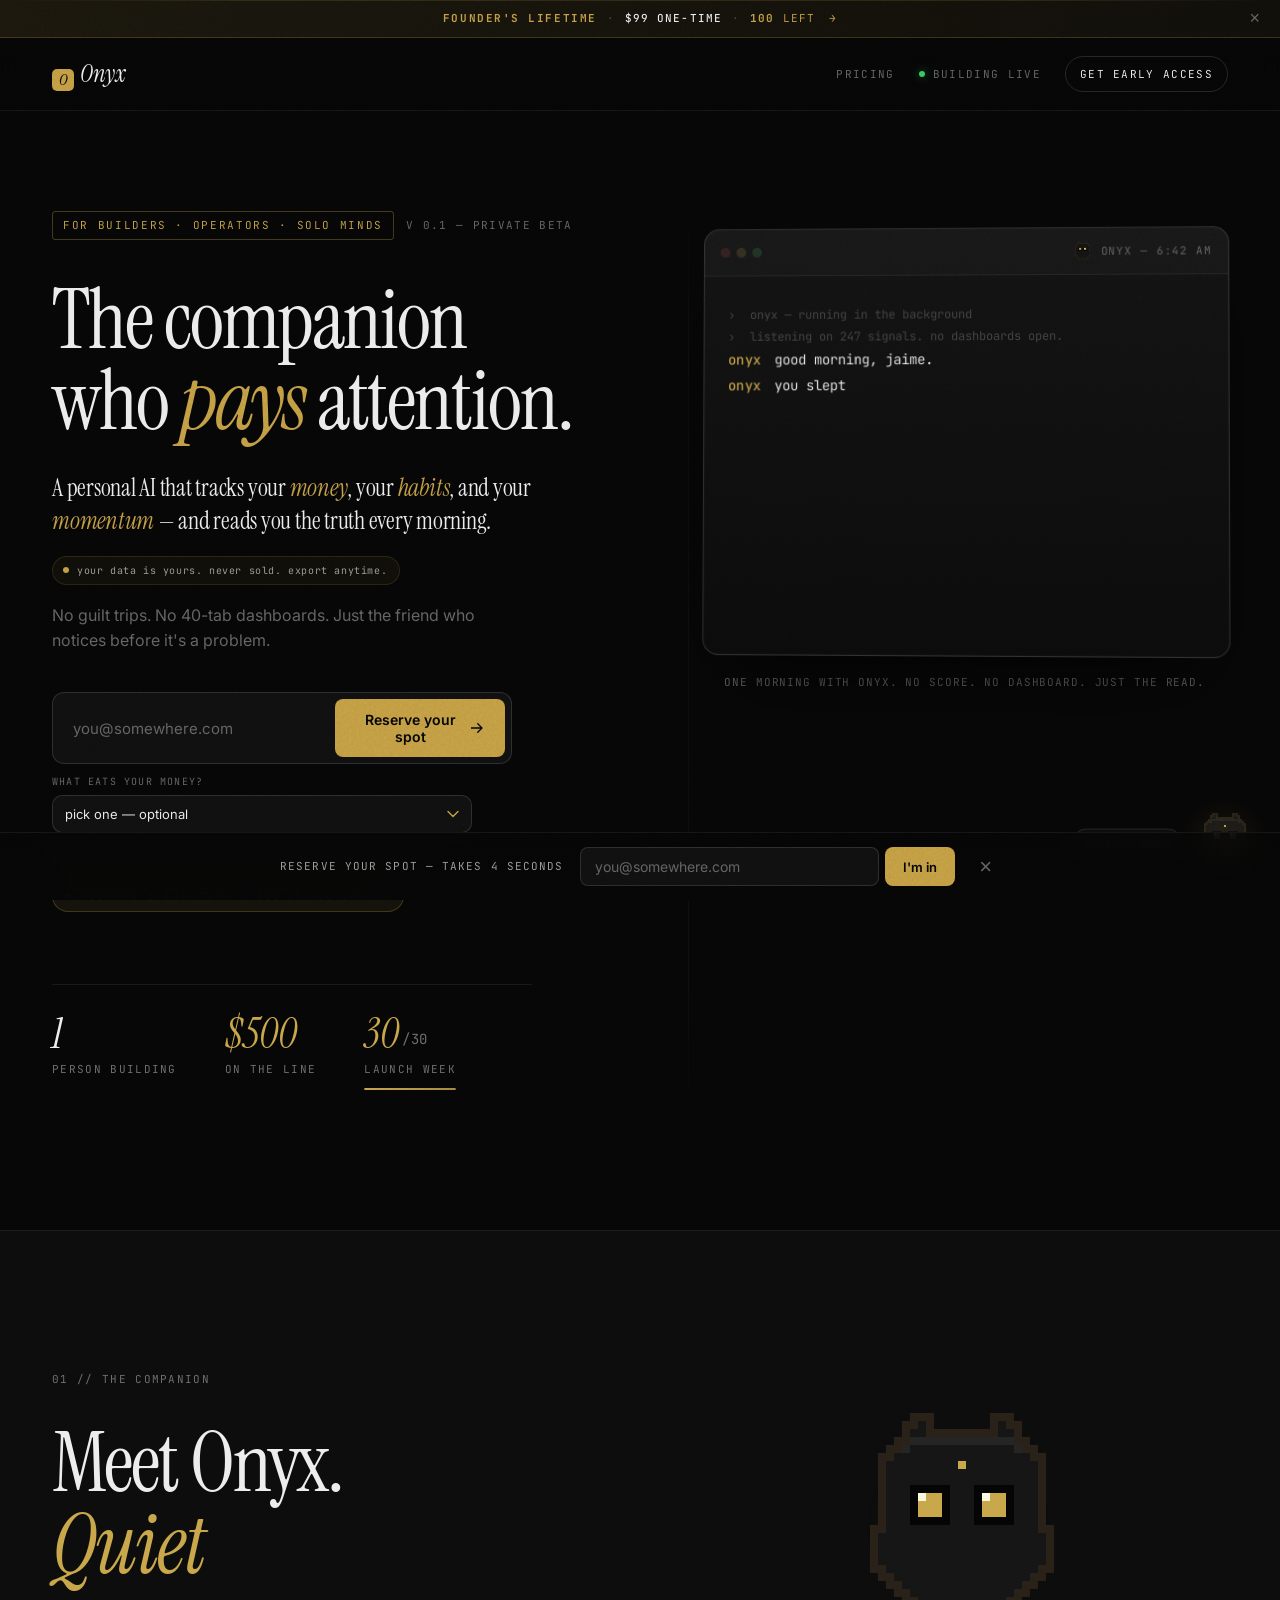
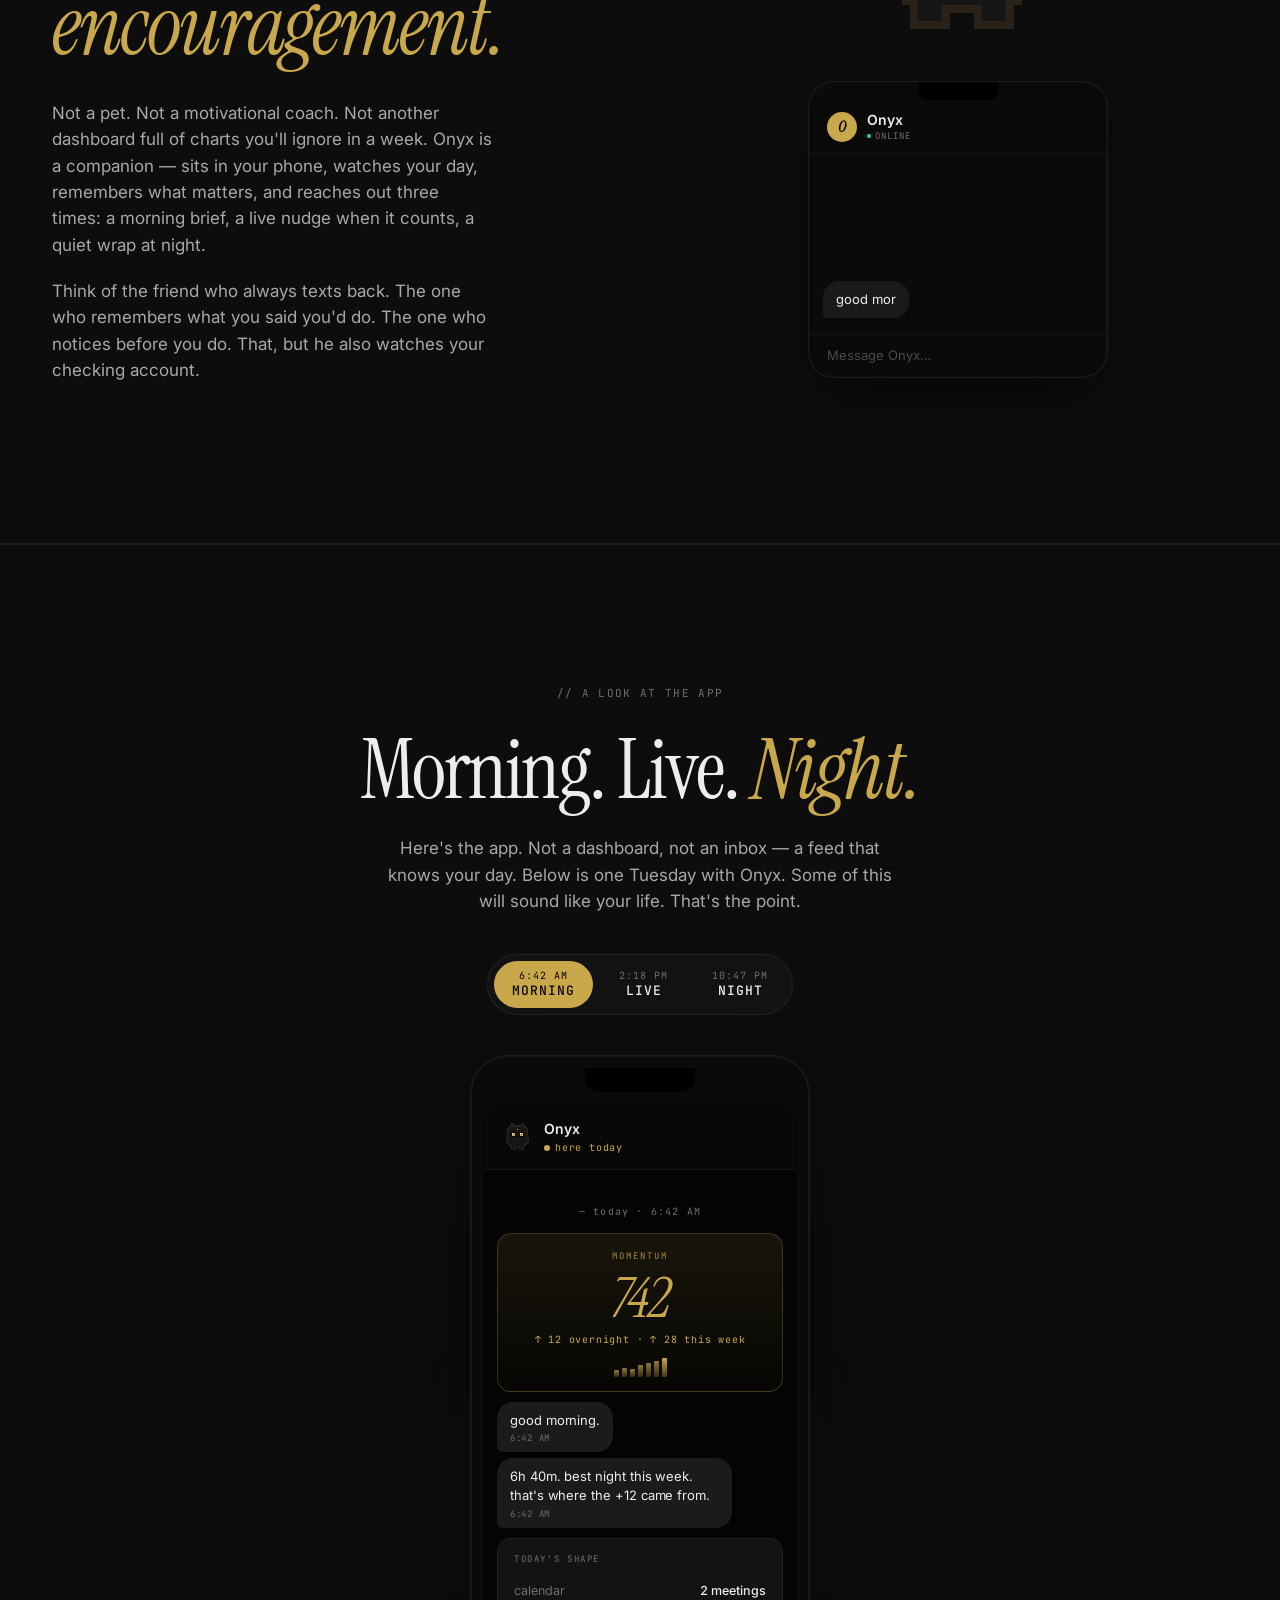
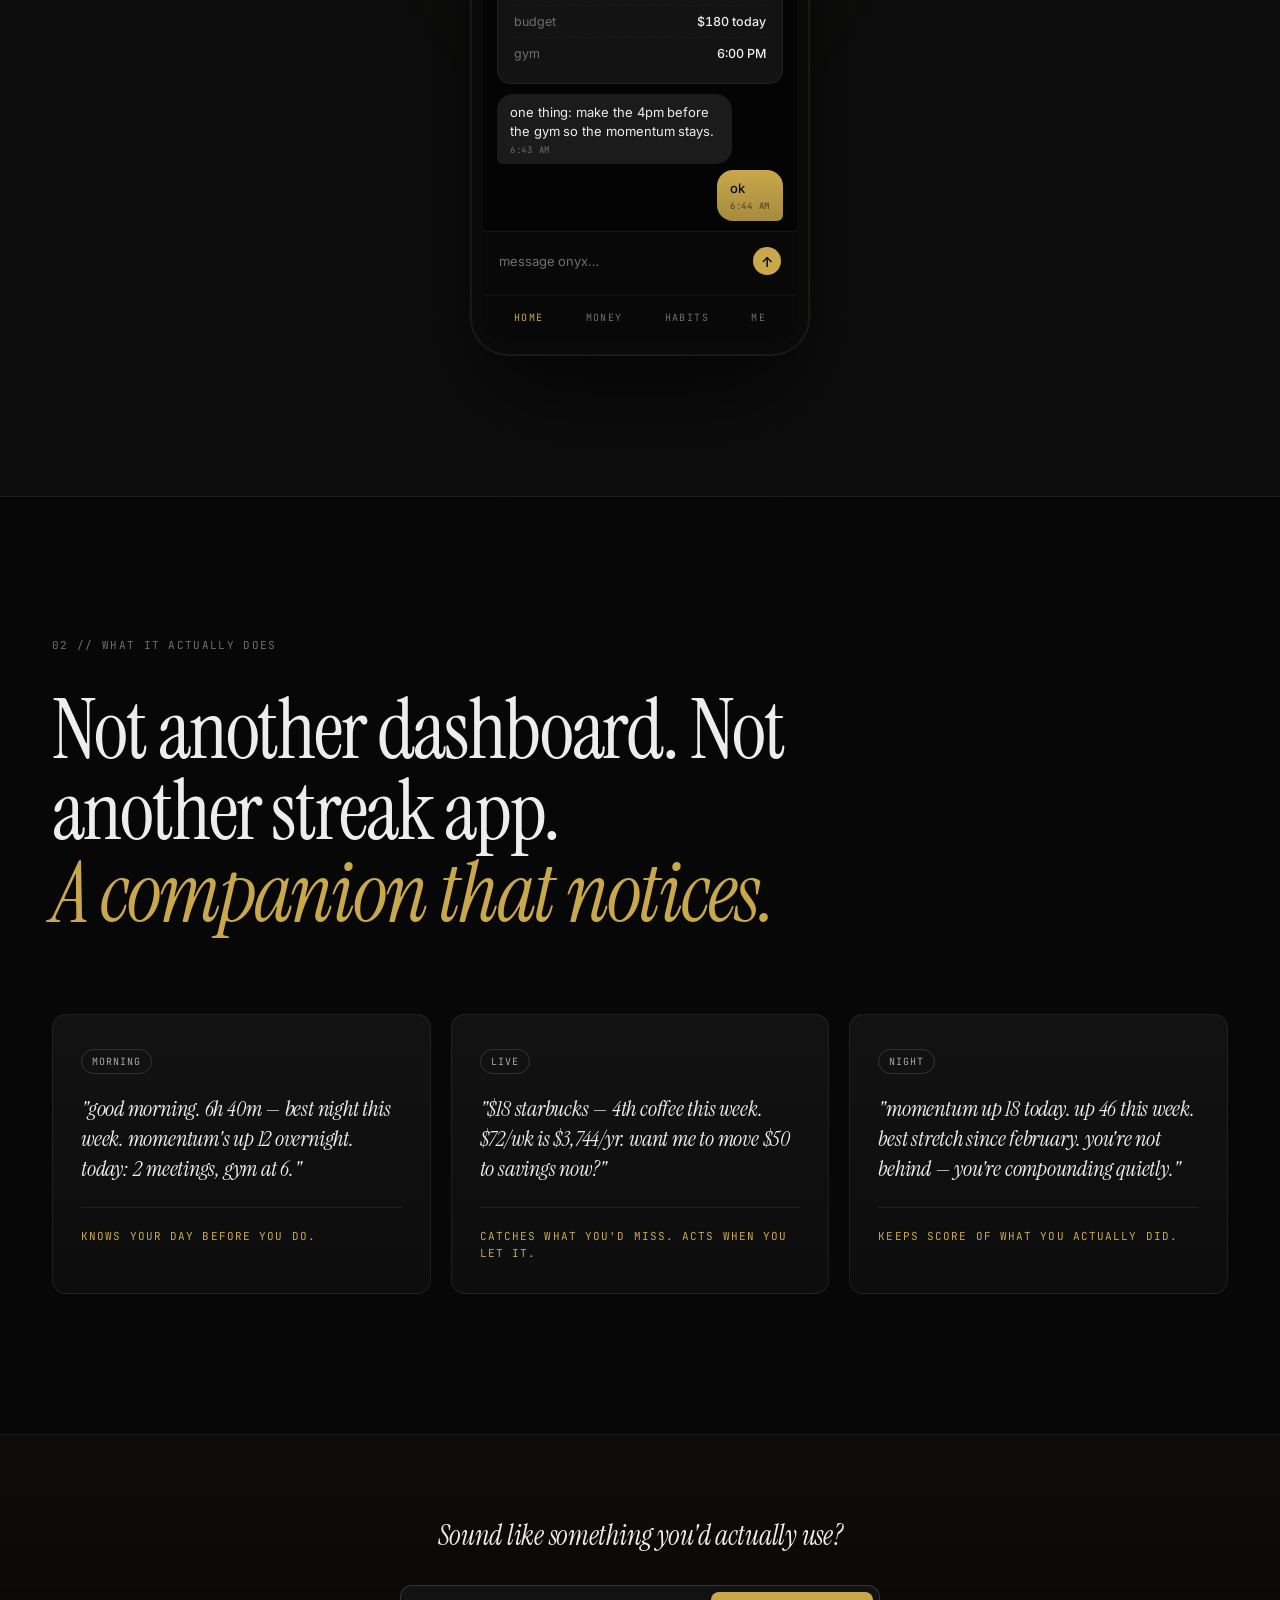
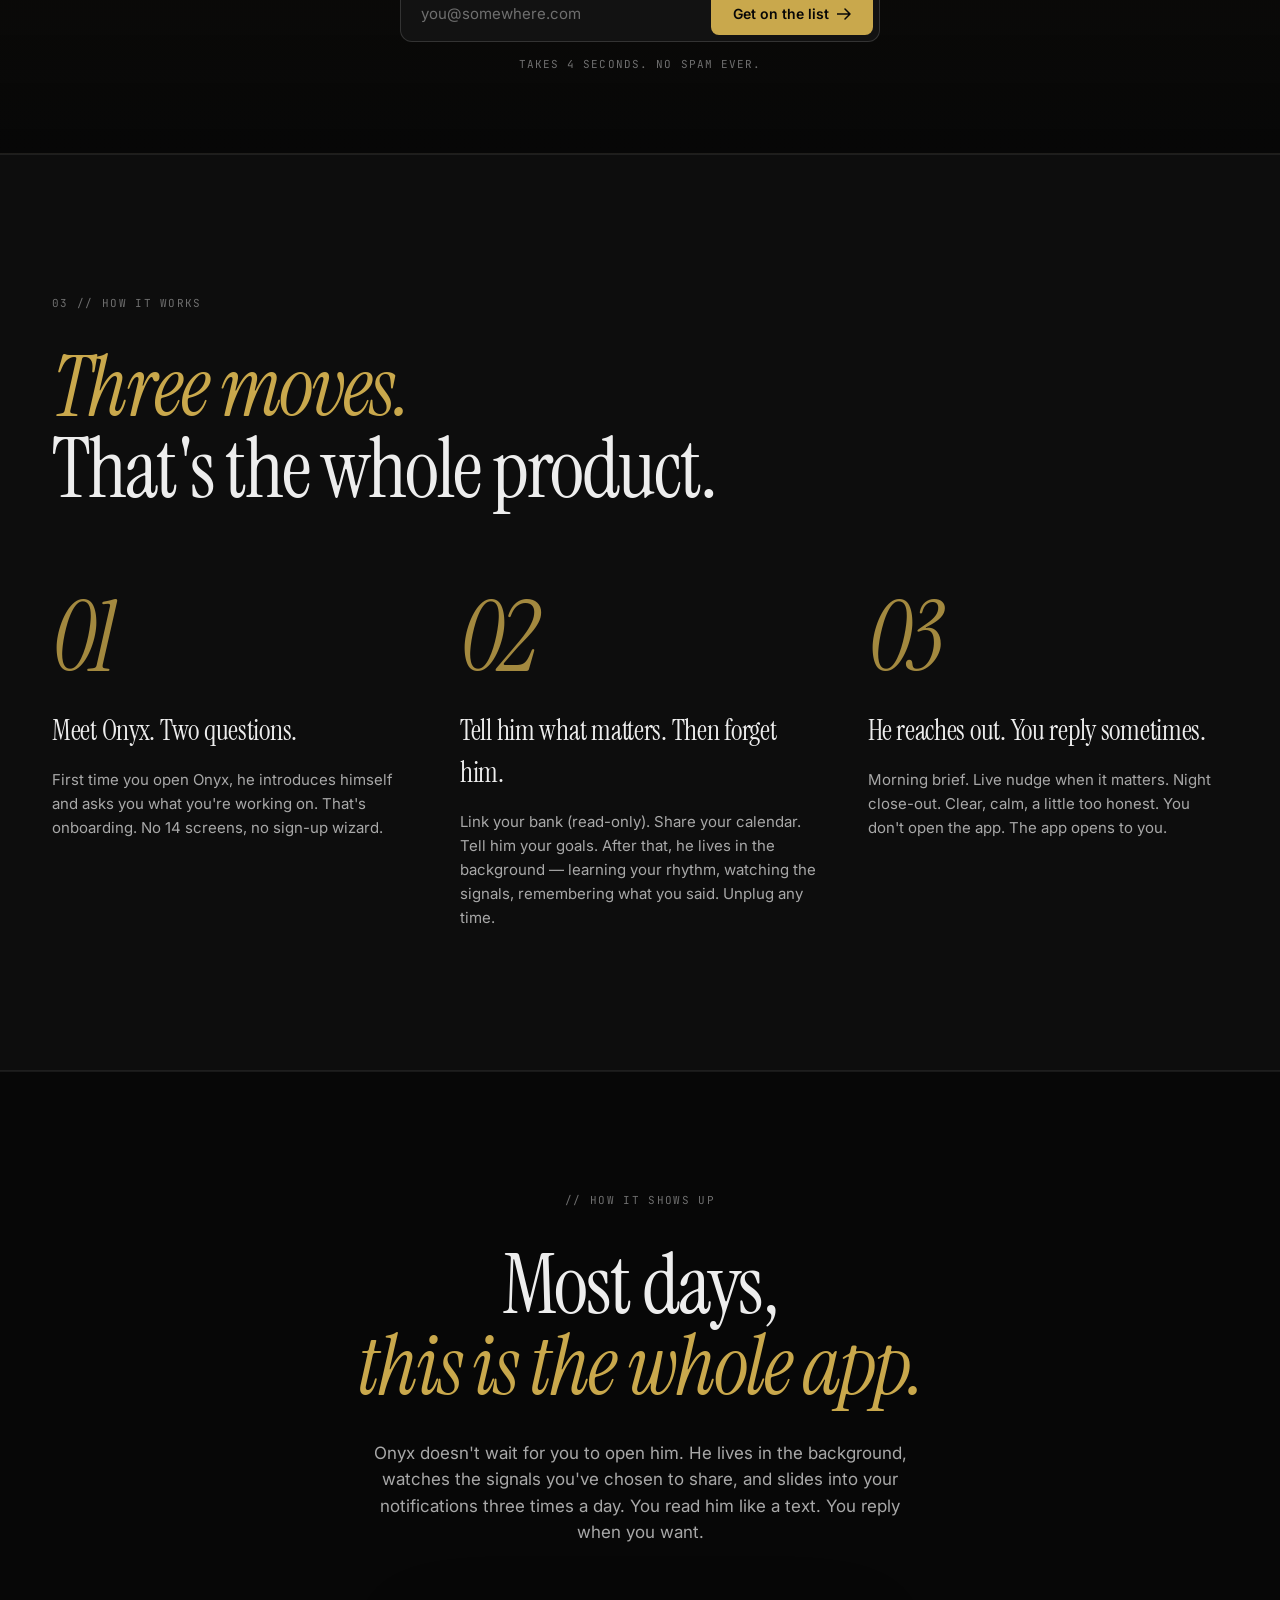
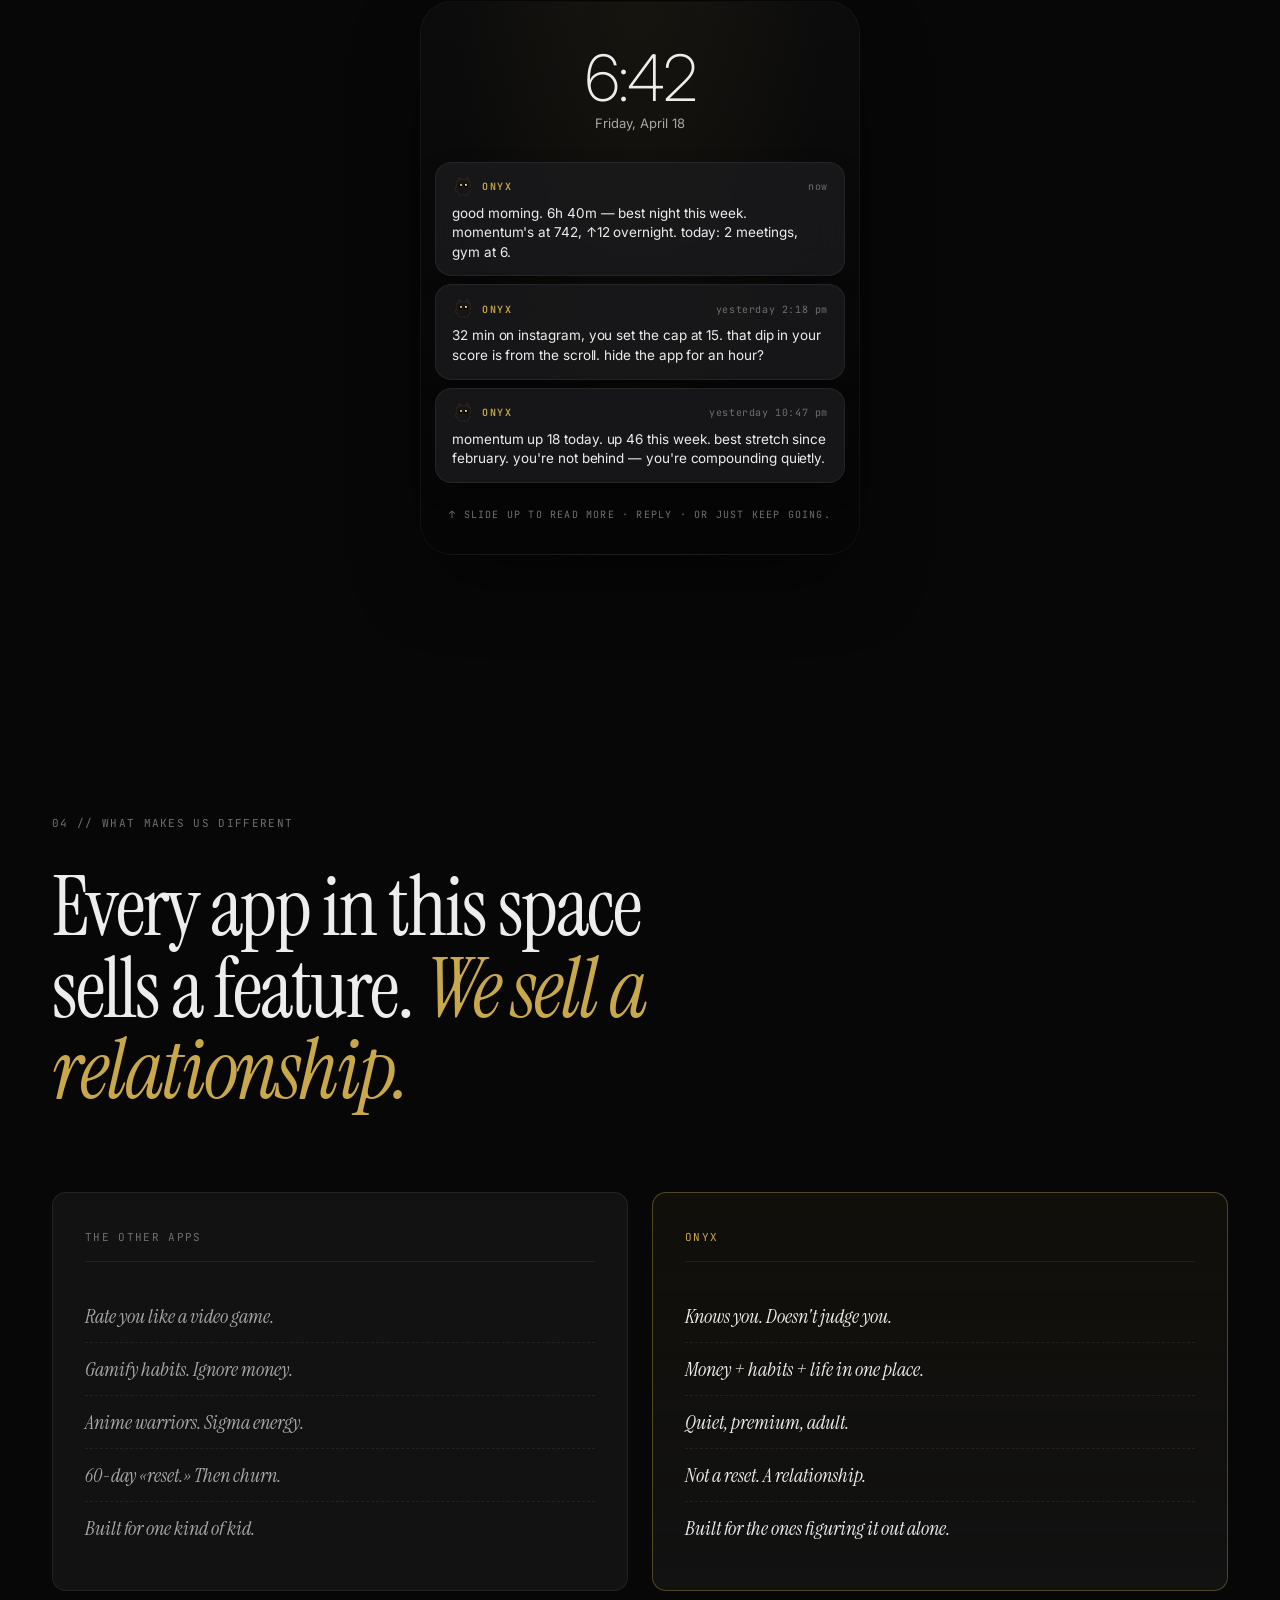
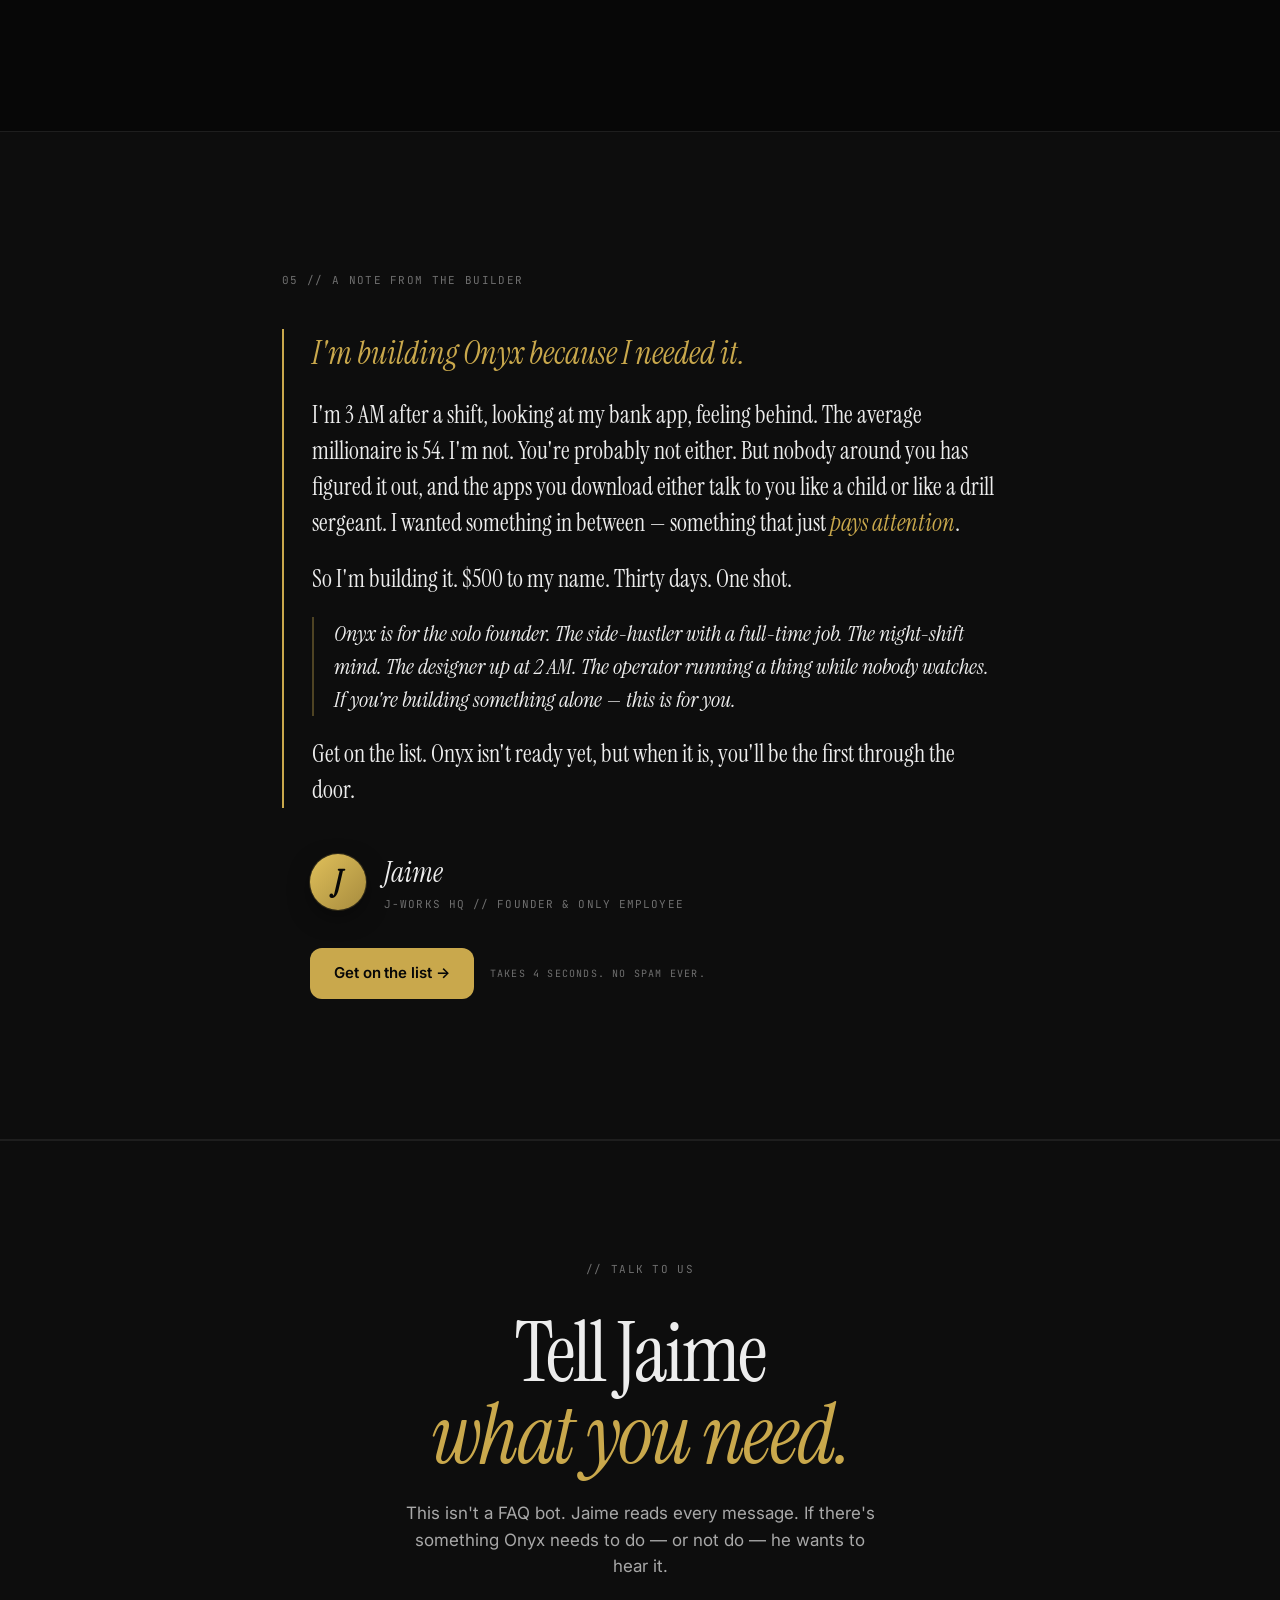
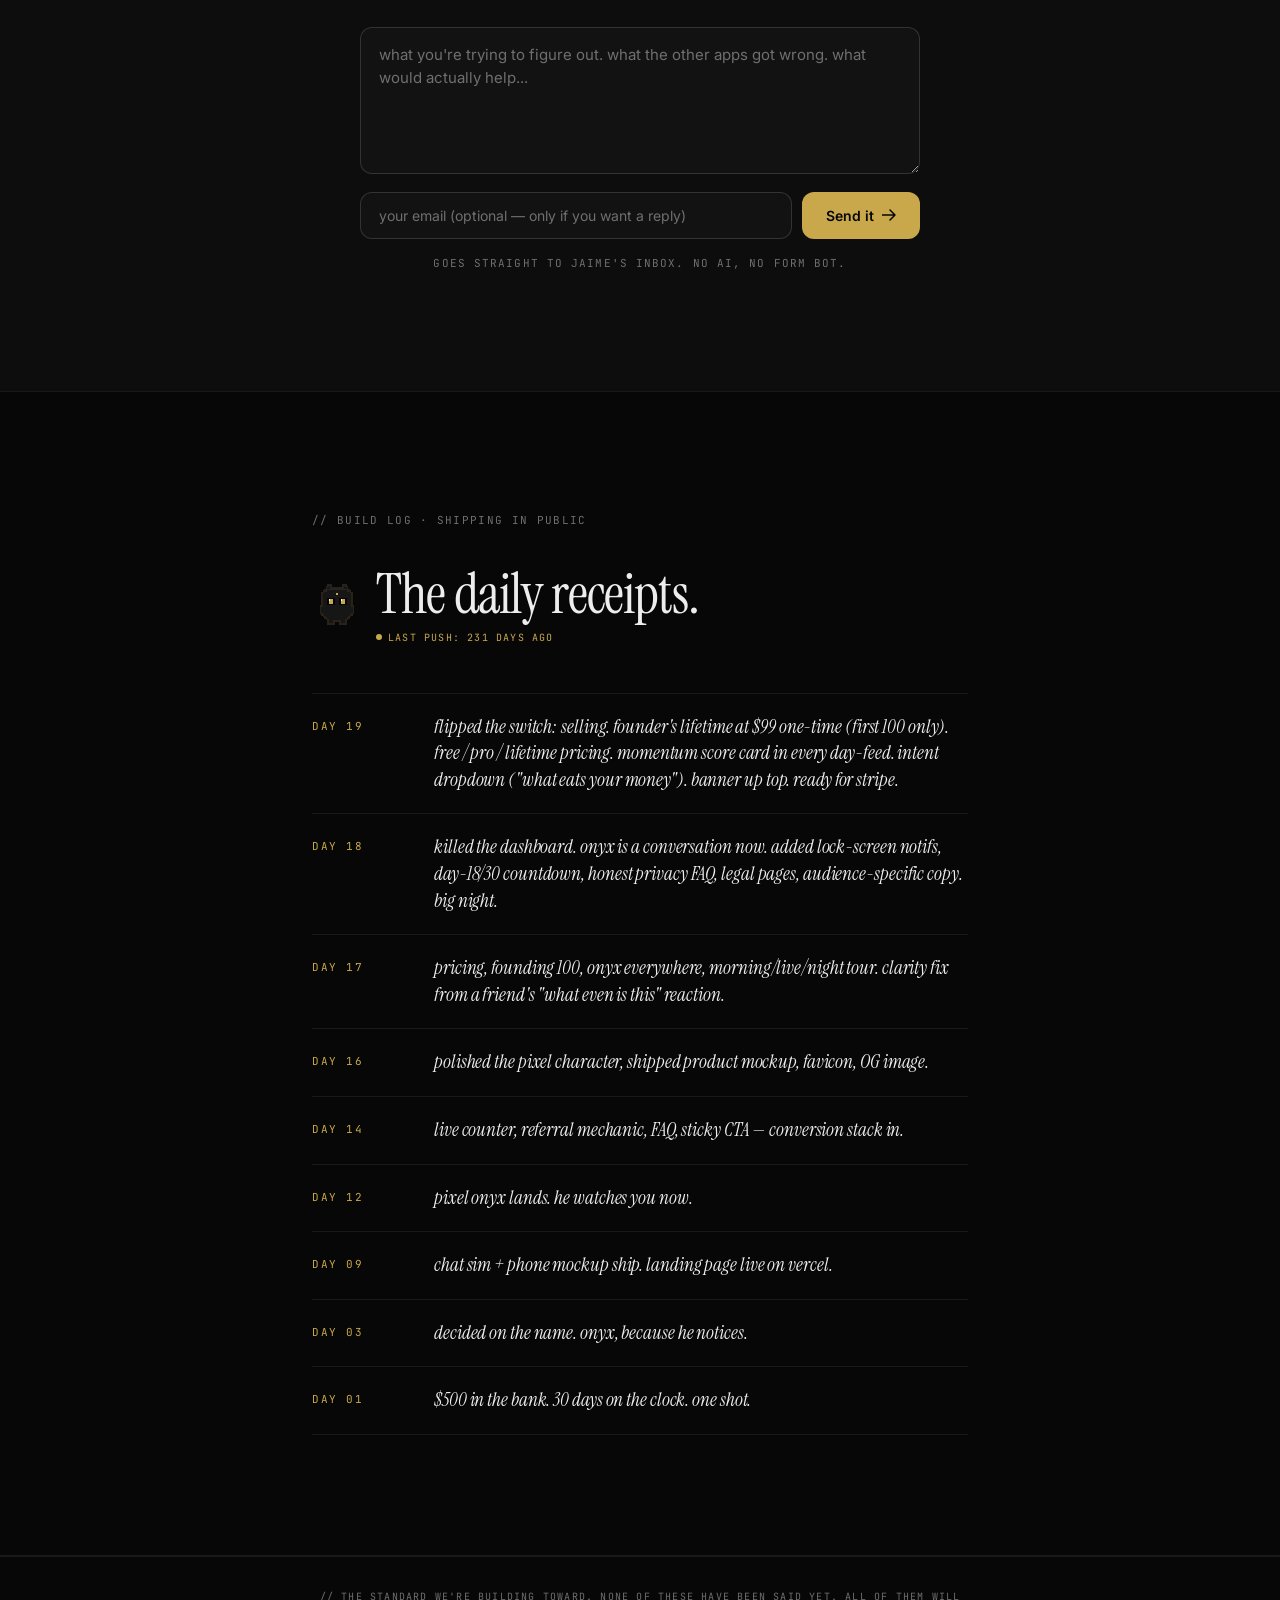
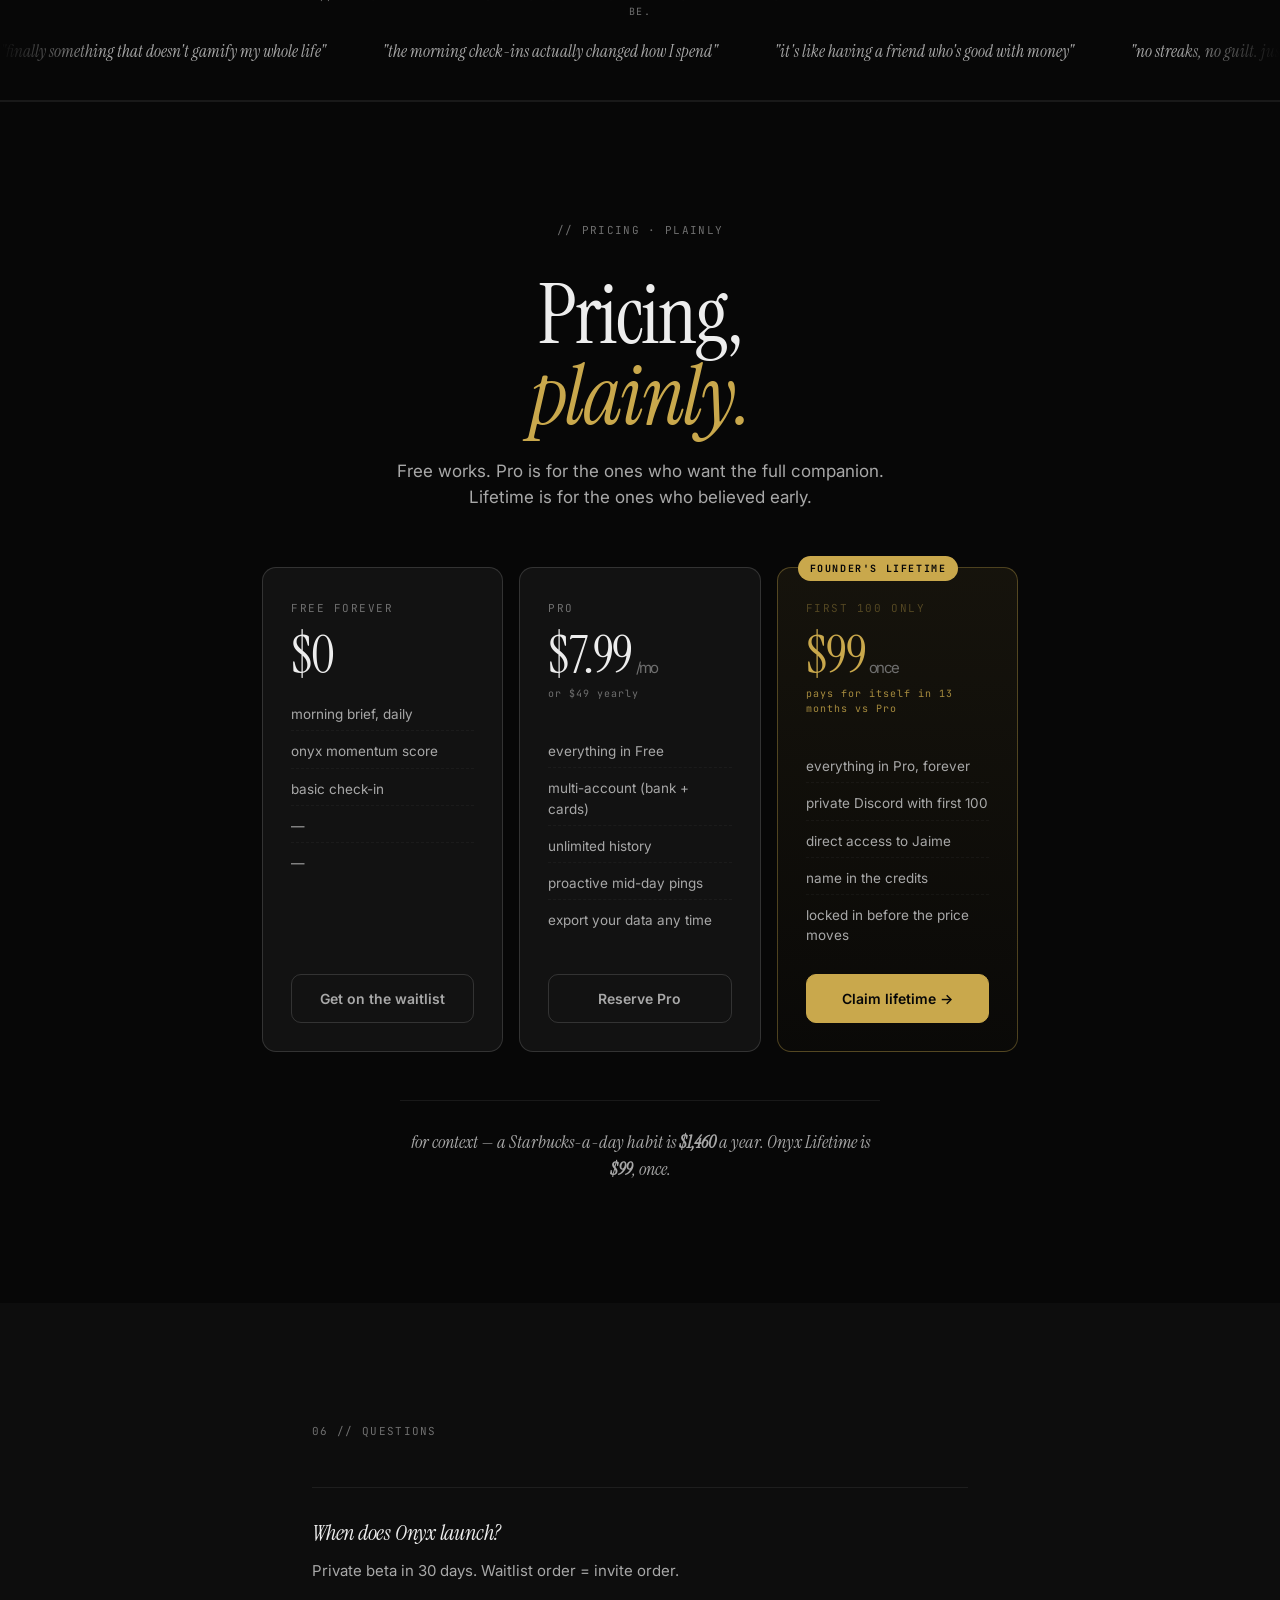
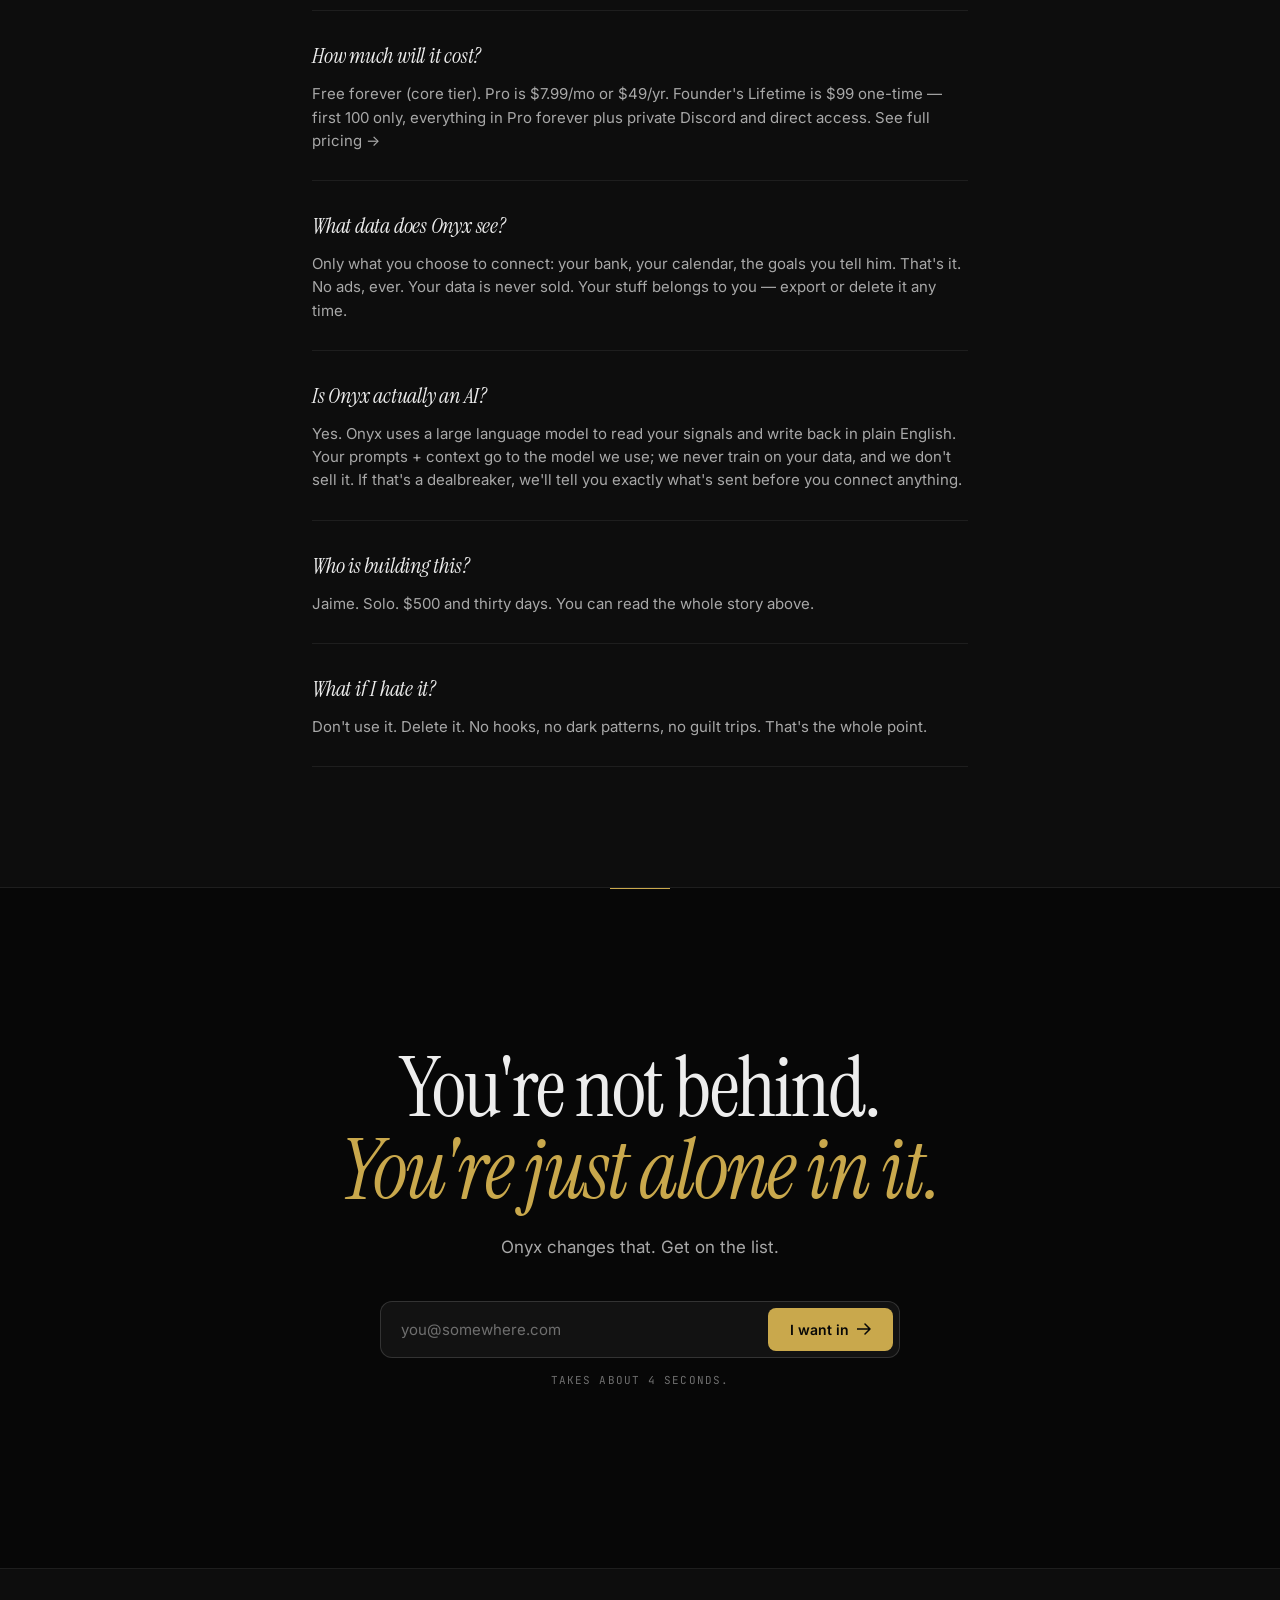
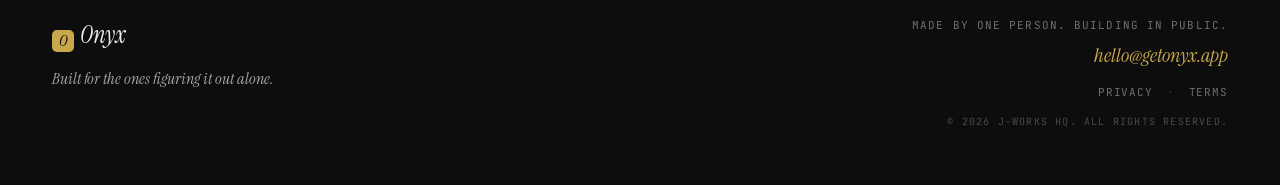
<file: index.html>
<!DOCTYPE html>
<html lang="en">
<head>
<meta charset="UTF-8">
<meta name="viewport" content="width=device-width, initial-scale=1.0">
<meta name="description" content="Onyx is a personal AI that lives in your phone — notices your money, your habits, and your momentum, and reaches out with the truth. Built for solo founders, side-hustlers, and anyone working on something alone.">
<meta property="og:title" content="Onyx — the companion who pays attention.">
<meta property="og:description" content="A personal AI that lives in your phone. Notices what matters. Reaches out morning, mid-day, night. Built for solo founders, builders, and anyone in it alone.">
<meta property="og:type" content="website">
<meta property="og:url" content="https://onyx-web-tawny.vercel.app/">
<meta property="og:image" content="https://onyx-web-tawny.vercel.app/og-image.svg">
<meta property="og:image:width" content="1200">
<meta property="og:image:height" content="630">
<meta name="twitter:card" content="summary_large_image">
<meta name="twitter:title" content="Onyx — the companion who pays attention.">
<meta name="twitter:description" content="A personal AI that lives in your phone. Notices what matters. Built for solo founders, builders, and anyone in it alone.">
<meta name="twitter:image" content="https://onyx-web-tawny.vercel.app/og-image.svg">
<meta name="theme-color" content="#0A0A0A">

<link rel="icon" type="image/svg+xml" href="/favicon.svg">
<link rel="apple-touch-icon" href="/favicon.svg">
<link rel="mask-icon" href="/favicon.svg" color="#c9a84c">

<title>Onyx — the companion who pays attention.</title>

<link rel="preconnect" href="https://fonts.googleapis.com">
<link rel="preconnect" href="https://fonts.gstatic.com" crossorigin>
<link href="https://fonts.googleapis.com/css2?family=Inter:wght@300;400;500;600;700&family=Instrument+Serif:ital@0;1&family=JetBrains+Mono:wght@400;500;600&display=swap" rel="stylesheet">

<link rel="stylesheet" href="styles.css">

<!-- Structured data: Onyx as a product-in-development by J-Works HQ -->
<script type="application/ld+json">
{
  "@context": "https://schema.org",
  "@type": "Product",
  "name": "Onyx",
  "description": "A personal AI companion that lives in your phone — notices your money, your habits, and your momentum, and reaches out with the truth. Built for solo founders, side-hustlers, and anyone in it alone.",
  "brand": {
    "@type": "Organization",
    "name": "J-Works HQ",
    "founder": {
      "@type": "Person",
      "name": "Jaime"
    }
  },
  "category": "Personal AI / Money + Habit Companion",
  "offers": {
    "@type": "Offer",
    "availability": "https://schema.org/PreOrder",
    "price": "4",
    "priceCurrency": "USD",
    "description": "Founding 100: $4/mo locked for life. ~$8/mo at public launch. Free during private beta."
  },
  "image": "https://onyx-web-tawny.vercel.app/og-image.svg",
  "url": "https://onyx-web-tawny.vercel.app/"
}
</script>
</head>
<body>

<!-- Grain overlay -->
<div class="grain" aria-hidden="true"></div>

<!-- Founder's Lifetime banner — first-100 scarcity above the nav -->
<div class="ltbanner" id="ltbanner">
  <a href="#pricing" class="ltbanner__inner">
    <span class="ltbanner__label">Founder's Lifetime</span>
    <span class="ltbanner__sep">&middot;</span>
    <span class="ltbanner__price">$99 one-time</span>
    <span class="ltbanner__sep">&middot;</span>
    <span class="ltbanner__left"><span id="ltbanner-count">100</span> left</span>
    <span class="ltbanner__arrow" aria-hidden="true">&rarr;</span>
  </a>
  <button class="ltbanner__dismiss" id="ltbanner-dismiss" aria-label="Dismiss banner">&times;</button>
</div>

<!-- Scroll progress (thin gold line at the top of the viewport) -->
<div class="scroll-progress" aria-hidden="true"><span id="scroll-progress-bar"></span></div>

<!-- Nav -->
<nav class="nav">
  <div class="nav__inner">
    <a href="#" class="logo">
      <span class="logo__mark">O</span>
      <span class="logo__text">Onyx</span>
    </a>
    <div class="nav__meta">
      <a href="#pricing" class="nav__meta-item nav__meta-item--link nav__meta-item--pricing">Pricing</a>
      <a href="#buildlog" class="nav__meta-item nav__meta-item--link"><span class="dot"></span> Building live</a>
      <a href="#waitlist" class="nav__cta">Get early access</a>
    </div>
  </div>
</nav>

<!-- Hero: asymmetric, console-driven -->
<header class="hero">
  <div class="hero__left">
    <div class="eyebrow">
      <span class="eyebrow__tag">For builders &middot; operators &middot; solo minds</span>
      <span class="eyebrow__status">v 0.1 — private beta</span>
    </div>

    <h1 class="hero__title">
      <span class="title__line">The companion</span>
      <span class="title__line">who <em>pays</em> attention.</span>
    </h1>

    <p class="hero__subtitle">
      A personal AI that tracks your <strong>money</strong>, your <strong>habits</strong>, and your <strong>momentum</strong> &mdash; and reads you the truth every morning.
    </p>

    <div class="hero__pills">
      <span class="trust-pill"><span class="trust-pill__dot"></span>your data is yours. never sold. export anytime.</span>
    </div>

    <p class="hero__body">
      No guilt trips. No 40-tab dashboards. Just the friend who notices
      before it's a problem.
    </p>

    <form class="cta-form" id="waitlist">
      <input type="email" placeholder="you@somewhere.com" required id="email-input" autocomplete="email">
      <button type="submit">
        Reserve your spot
        <svg width="14" height="12" viewBox="0 0 14 12" fill="none" aria-hidden="true"><path d="M8 1L13 6L8 11M13 6H0" stroke="currentColor" stroke-width="1.5" stroke-linecap="round" stroke-linejoin="round"/></svg>
      </button>
    </form>
    <div class="cta-form__row">
      <label class="cta-form__intent" for="intent-input">
        <span class="cta-form__intent-label">what eats your money?</span>
        <select id="intent-input" name="intent" class="cta-form__intent-select" aria-label="What eats your money">
          <option value="">pick one &mdash; optional</option>
          <option value="food-delivery">food delivery</option>
          <option value="subscriptions">subscriptions</option>
          <option value="impulse-buys">impulse buys</option>
          <option value="going-out">going out</option>
          <option value="the-3am-cart">the 3am cart</option>
          <option value="none">none of the above</option>
        </select>
      </label>
    </div>
    <div class="cta-note" id="cta-note">
      No spam. No paid ads. Just the ones who get it.
    </div>
    <a href="#pricing" class="lifetime-proof" id="lifetime-proof">
      <span class="lifetime-proof__dot"></span>
      <span class="lifetime-proof__label">Founder's Lifetime</span>
      <span class="lifetime-proof__sep">·</span>
      <span class="lifetime-proof__count"><strong id="lifetime-open-count">100</strong> of 100 open</span>
      <span class="lifetime-proof__arrow" aria-hidden="true">→</span>
    </a>

    <div class="hero__trust">
      <div class="trust-item">
        <div class="trust-item__num">1</div>
        <div class="trust-item__label">Person building</div>
      </div>
      <div class="trust-item">
        <div class="trust-item__num">$500</div>
        <div class="trust-item__label">On the line</div>
      </div>
      <div class="trust-item trust-item--countdown">
        <div class="trust-item__num"><span id="day-num">18</span><span class="trust-item__num-sub">/30</span></div>
        <div class="trust-item__label"><span id="day-label">days in</span></div>
        <div class="trust-item__bar" aria-hidden="true"><span id="day-bar"></span></div>
      </div>
    </div>
  </div>

  <div class="hero__right">
    <!-- Phone/console mockup -->
    <div class="console" id="console">
      <div class="console__frame">
        <div class="console__header">
          <div class="console__dots">
            <span></span><span></span><span></span>
          </div>
          <div class="console__title">
            <canvas class="onyx-sprite console__onyx" width="32" height="32" aria-hidden="true"></canvas>
            <span>onyx &mdash; 6:42 AM</span>
          </div>
        </div>
        <div class="console__screen" id="screen">
          <div class="line line--system"><span class="prompt">&rsaquo;</span> onyx &mdash; running in the background</div>
          <div class="line line--system"><span class="prompt">&rsaquo;</span> listening on 247 signals. no dashboards open.</div>
          <div class="line line--onyx typed" data-text="good morning, jaime."></div>
          <div class="line line--onyx typed" data-delay="1200" data-text="you slept 6h 40m. under goal, but better than last week."></div>
          <div class="line line--onyx typed" data-delay="2600" data-text="card hit 3 times yesterday &mdash; all under $15. clean day."></div>
          <div class="line line--onyx typed" data-delay="3900" data-text="writing streak: day 24. nobody saw it but me."></div>
          <div class="line line--onyx typed" data-delay="5200" data-text="you said you'd cap food at $20 this week. we're $8 under."></div>
          <div class="line line--onyx typed" data-delay="6500" data-text="want me to lock food till sunday, or let it breathe?"></div>
          <div class="line line--input">
            <span class="prompt prompt--user">&rsaquo;</span>
            <span class="cursor">_</span>
          </div>
        </div>
      </div>
      <div class="console__caption">
        One morning with Onyx. No score. No dashboard. Just the read.
      </div>
    </div>
  </div>
</header>

<!-- Meet Onyx -->
<section class="meet">
  <div class="meet__inner">
    <div class="meet__left">
      <div class="section-label">01 // the companion</div>
      <h2 class="section-title">
        Meet Onyx.<br>
        <em>Quiet encouragement.</em>
      </h2>
      <p class="section-body">
        Not a pet. Not a motivational coach. Not another dashboard full of charts
        you'll ignore in a week. Onyx is a companion — sits in your phone, watches
        your day, remembers what matters, and reaches out three times: a morning brief,
        a live nudge when it counts, a quiet wrap at night.
      </p>
      <p class="section-body">
        Think of the friend who always texts back. The one who remembers what you
        said you'd do. The one who notices before you do. That, but he also
        watches your checking account.
      </p>
    </div>

    <div class="meet__right">
      <div class="onyx-stage">
        <!-- Pixel Onyx — the character -->
        <div class="onyx-pixel">
          <canvas id="onyx-main-canvas" class="onyx-sprite" width="32" height="32"></canvas>
        </div>

        <!-- Phone chat simulation -->
        <div class="phone-chat" id="phone-chat">
          <div class="phone-chat__frame">
            <div class="phone-chat__notch"></div>
            <div class="phone-chat__header">
              <span class="phone-chat__avatar">O</span>
              <div class="phone-chat__meta">
                <span class="phone-chat__name">Onyx</span>
                <span class="phone-chat__status"><span class="dot"></span> Online</span>
              </div>
            </div>
            <div class="phone-chat__body" id="chat-body"></div>
            <div class="phone-chat__bar">
              <span>Message Onyx…</span>
            </div>
          </div>
        </div>
      </div>
    </div>
  </div>
</section>

<!-- The Product — a day in a conversation -->
<section class="product" id="product">
  <div class="product__inner">
    <div class="section-label">// a look at the app</div>
    <h2 class="section-title">
      Morning. Live. <em>Night.</em>
    </h2>
    <p class="section-body product__intro">
      Here's the app. Not a dashboard, not an inbox &mdash; a feed that knows your day.
      Below is one Tuesday with Onyx. Some of this will sound like your life.
      That's the point.
    </p>

    <!-- Time-of-day tabs (swap the phone screen to that moment) -->
    <div class="product-times" role="tablist" aria-label="Time of day">
      <button class="product-time is-active" data-day="morning" role="tab" aria-selected="true">
        <span class="product-time__when">6:42 AM</span>
        <span class="product-time__label">Morning</span>
      </button>
      <button class="product-time" data-day="live" role="tab" aria-selected="false">
        <span class="product-time__when">2:18 PM</span>
        <span class="product-time__label">Live</span>
      </button>
      <button class="product-time" data-day="night" role="tab" aria-selected="false">
        <span class="product-time__when">10:47 PM</span>
        <span class="product-time__label">Night</span>
      </button>
    </div>

    <div class="product__stage">
      <div class="product-phone">
        <div class="product-phone__notch"></div>
        <div class="product-phone__screen product-phone__screen--chat">

          <!-- Chat header -->
          <div class="chat-head">
            <canvas class="onyx-sprite chat-head__avatar" width="32" height="32" aria-hidden="true"></canvas>
            <div class="chat-head__meta">
              <span class="chat-head__name">Onyx</span>
              <span class="chat-head__status"><span class="chat-head__dot"></span>here today</span>
            </div>
          </div>

          <!-- Day feeds — only the active one visible, tab-swapped -->

          <!-- MORNING FEED -->
          <div class="day-feed is-active" data-day="morning">
            <div class="chat-time">&mdash; today &middot; 6:42 AM</div>

            <div class="momentum-card">
              <div class="momentum-card__label">momentum</div>
              <div class="momentum-card__num">742</div>
              <div class="momentum-card__delta">&uarr; 12 overnight &middot; &uarr; 28 this week</div>
              <div class="momentum-card__spark" aria-hidden="true">
                <span style="height:32%"></span>
                <span style="height:42%"></span>
                <span style="height:38%"></span>
                <span style="height:58%"></span>
                <span style="height:70%"></span>
                <span style="height:80%"></span>
                <span style="height:92%"></span>
              </div>
            </div>

            <div class="day-bubble day-bubble--onyx">
              <div class="day-bubble__body">good morning.<span class="day-bubble__time">6:42 AM</span></div>
            </div>
            <div class="day-bubble day-bubble--onyx">
              <div class="day-bubble__body">6h 40m. best night this week. that's where the +12 came from.<span class="day-bubble__time">6:42 AM</span></div>
            </div>

            <div class="day-card">
              <div class="day-card__label">today's shape</div>
              <ul class="day-card__stats">
                <li><span>calendar</span><span>2 meetings</span></li>
                <li><span>budget</span><span>$180 today</span></li>
                <li><span>gym</span><span>6:00 PM</span></li>
              </ul>
            </div>

            <div class="day-bubble day-bubble--onyx">
              <div class="day-bubble__body">one thing: make the 4pm before the gym so the momentum stays.<span class="day-bubble__time">6:43 AM</span></div>
            </div>
            <div class="day-bubble day-bubble--user">
              <div class="day-bubble__body">ok<span class="day-bubble__time">6:44 AM</span></div>
            </div>
          </div>

          <!-- LIVE FEED (mid-day) -->
          <div class="day-feed" data-day="live">
            <div class="chat-time">&mdash; today &middot; 2:18 PM</div>

            <div class="momentum-card">
              <div class="momentum-card__label">momentum &middot; right now</div>
              <div class="momentum-card__num">736</div>
              <div class="momentum-card__delta momentum-card__delta--down">&darr; 6 this morning</div>
              <div class="momentum-card__spark" aria-hidden="true">
                <span style="height:58%"></span>
                <span style="height:70%"></span>
                <span style="height:80%"></span>
                <span style="height:92%"></span>
                <span style="height:85%"></span>
                <span style="height:75%"></span>
                <span style="height:72%"></span>
              </div>
            </div>

            <div class="day-bubble day-bubble--onyx">
              <div class="day-bubble__body">32 min on instagram. you set the cap at 15.<span class="day-bubble__time">2:18 PM</span></div>
            </div>
            <div class="day-bubble day-bubble--onyx">
              <div class="day-bubble__body">not judging &mdash; that dip in the score is from the scroll. want me to hide the app for an hour?<span class="day-bubble__time">2:18 PM</span></div>
            </div>
            <div class="day-bubble day-bubble--user">
              <div class="day-bubble__body">do it<span class="day-bubble__time">2:19 PM</span></div>
            </div>

            <div class="day-card day-card--alert">
              <div class="day-card__flag"><span class="day-card__flag-dot"></span>spending &middot; just now</div>
              <div class="day-card__primary">&minus;$18.00</div>
              <div class="day-card__meta">STARBUCKS &middot; 4th coffee this week</div>
              <div class="day-card__actions">
                <button class="day-card__btn day-card__btn--primary">move $50 &rarr; savings</button>
                <button class="day-card__btn">not now</button>
              </div>
            </div>

            <div class="day-bubble day-bubble--onyx">
              <div class="day-bubble__body">$72 a week at starbucks is $3,744 a year. small decision, compounds.<span class="day-bubble__time">2:19 PM</span></div>
            </div>
            <div class="day-bubble day-bubble--user">
              <div class="day-bubble__body">yeah move it<span class="day-bubble__time">2:20 PM</span></div>
            </div>
            <div class="day-bubble day-bubble--onyx">
              <div class="day-bubble__body">done. that's the 14th auto-save this month.<span class="day-bubble__time">2:20 PM</span></div>
            </div>
          </div>

          <!-- NIGHT FEED -->
          <div class="day-feed" data-day="night">
            <div class="chat-time">&mdash; today &middot; 10:47 PM</div>

            <div class="momentum-card momentum-card--night">
              <div class="momentum-card__label">momentum &middot; today</div>
              <div class="momentum-card__num">754</div>
              <div class="momentum-card__delta">&uarr; 18 today &middot; &uarr; 46 this week</div>
              <div class="momentum-card__spark" aria-hidden="true">
                <span style="height:42%"></span>
                <span style="height:55%"></span>
                <span style="height:50%"></span>
                <span style="height:72%"></span>
                <span style="height:82%"></span>
                <span style="height:92%"></span>
                <span style="height:100%"></span>
              </div>
            </div>

            <div class="day-card day-card--recap">
              <div class="day-card__label">today &middot; april 18</div>
              <ul class="day-card__stats">
                <li><span>sleep</span><span>6h 40m</span></li>
                <li><span>spent</span><span>$98 of $180</span></li>
                <li><span>gym</span><span>&#10003;</span></li>
                <li><span>meetings</span><span>2 of 2</span></li>
                <li><span>saved</span><span>$50 auto</span></li>
              </ul>
            </div>

            <div class="day-bubble day-bubble--onyx">
              <div class="day-bubble__body">up 18 today. 46 this week. best stretch since february.<span class="day-bubble__time">10:47 PM</span></div>
            </div>
            <div class="day-bubble day-bubble--onyx">
              <div class="day-bubble__body">you're not behind. you're compounding quietly.<span class="day-bubble__time">10:48 PM</span></div>
            </div>
            <div class="day-bubble day-bubble--onyx">
              <div class="day-bubble__body">sleep.<span class="day-bubble__time">10:49 PM</span></div>
            </div>
          </div>

          <!-- Input bar (static mock) -->
          <div class="chat-input">
            <span class="chat-input__text">message onyx&hellip;</span>
            <span class="chat-input__send" aria-hidden="true">&uarr;</span>
          </div>

          <!-- App tab bar -->
          <div class="app-tabs">
            <span class="app-tabs__item active">home</span>
            <span class="app-tabs__item">money</span>
            <span class="app-tabs__item">habits</span>
            <span class="app-tabs__item">me</span>
          </div>
        </div>
      </div>
    </div>
  </div>
</section>

<!-- What Onyx actually does -->
<section class="does">
  <div class="does__inner">
    <div class="section-label">02 // what it actually does</div>
    <h2 class="section-title section-title--wide">
      Not another dashboard. Not another streak app.<br>
      <em>A companion that notices.</em>
    </h2>

    <div class="cards">
      <article class="card">
        <div class="card__tag">morning</div>
        <p class="card__quote">
          "good morning. 6h 40m — best night this week. momentum's up 12
          overnight. today: 2 meetings, gym at 6."
        </p>
        <div class="card__sub">Knows your day before you do.</div>
      </article>

      <article class="card">
        <div class="card__tag">live</div>
        <p class="card__quote">
          "$18 starbucks — 4th coffee this week. $72/wk is $3,744/yr.
          want me to move $50 to savings now?"
        </p>
        <div class="card__sub">Catches what you'd miss. Acts when you let it.</div>
      </article>

      <article class="card">
        <div class="card__tag">night</div>
        <p class="card__quote">
          "momentum up 18 today. up 46 this week. best stretch since
          february. you're not behind — you're compounding quietly."
        </p>
        <div class="card__sub">Keeps score of what you actually did.</div>
      </article>
    </div>
  </div>
</section>

<!-- Mid-page CTA — catch the ones sold after seeing the product -->
<section class="mid-cta">
  <div class="mid-cta__inner">
    <p class="mid-cta__text">Sound like something you'd actually use?</p>
    <form class="cta-form cta-form--mid" id="waitlist-mid">
      <input type="email" placeholder="you@somewhere.com" required id="email-input-mid" autocomplete="email">
      <button type="submit">
        Get on the list
        <svg width="14" height="12" viewBox="0 0 14 12" fill="none" aria-hidden="true"><path d="M8 1L13 6L8 11M13 6H0" stroke="currentColor" stroke-width="1.5" stroke-linecap="round" stroke-linejoin="round"/></svg>
      </button>
    </form>
    <div class="cta-note" id="cta-note-mid">Takes 4 seconds. No spam ever.</div>
  </div>
</section>

<!-- How it works -->
<section class="how">
  <div class="how__inner">
    <div class="section-label">03 // how it works</div>
    <h2 class="section-title">
      <em>Three moves.</em><br>
      That's the whole product.
    </h2>

    <div class="steps">
      <div class="step">
        <div class="step__num">01</div>
        <h3 class="step__title">Meet Onyx. Two questions.</h3>
        <p class="step__body">
          First time you open Onyx, he introduces himself and asks you what
          you're working on. That's onboarding. No 14 screens, no sign-up wizard.
        </p>
      </div>
      <div class="step">
        <div class="step__num">02</div>
        <h3 class="step__title">Tell him what matters. Then forget him.</h3>
        <p class="step__body">
          Link your bank (read-only). Share your calendar. Tell him your goals.
          After that, he lives in the background — learning your rhythm, watching
          the signals, remembering what you said. Unplug any time.
        </p>
      </div>
      <div class="step">
        <div class="step__num">03</div>
        <h3 class="step__title">He reaches out. You reply sometimes.</h3>
        <p class="step__body">
          Morning brief. Live nudge when it matters. Night close-out.
          Clear, calm, a little too honest. You don't open the app. The app
          opens to you.
        </p>
      </div>
    </div>
  </div>
</section>

<!-- Notifications preview — proof of the "you don't open the app" promise -->
<section class="notifs">
  <div class="notifs__inner">
    <div class="section-label">// how it shows up</div>
    <h2 class="section-title">
      Most days,<br>
      <em>this is the whole app.</em>
    </h2>
    <p class="section-body notifs__intro">
      Onyx doesn't wait for you to open him. He lives in the background, watches the
      signals you've chosen to share, and slides into your notifications three times a day.
      You read him like a text. You reply when you want.
    </p>

    <div class="notifs__stage">
      <div class="notifs__lock">
        <div class="notifs__lock-time">6:42</div>
        <div class="notifs__lock-date">Friday, April 18</div>
      </div>

      <div class="notifs__stack">
        <div class="notif">
          <div class="notif__head">
            <canvas class="onyx-sprite notif__avatar" width="32" height="32" aria-hidden="true"></canvas>
            <span class="notif__name">ONYX</span>
            <span class="notif__when">now</span>
          </div>
          <div class="notif__body">good morning. 6h 40m &mdash; best night this week. momentum's at 742, &uarr;12 overnight. today: 2 meetings, gym at 6.</div>
        </div>
        <div class="notif">
          <div class="notif__head">
            <canvas class="onyx-sprite notif__avatar" width="32" height="32" aria-hidden="true"></canvas>
            <span class="notif__name">ONYX</span>
            <span class="notif__when">yesterday 2:18 PM</span>
          </div>
          <div class="notif__body">32 min on instagram, you set the cap at 15. that dip in your score is from the scroll. hide the app for an hour?</div>
        </div>
        <div class="notif">
          <div class="notif__head">
            <canvas class="onyx-sprite notif__avatar" width="32" height="32" aria-hidden="true"></canvas>
            <span class="notif__name">ONYX</span>
            <span class="notif__when">yesterday 10:47 PM</span>
          </div>
          <div class="notif__body">momentum up 18 today. up 46 this week. best stretch since february. you're not behind &mdash; you're compounding quietly.</div>
        </div>
      </div>

      <div class="notifs__footnote">&uarr; slide up to read more &middot; reply &middot; or just keep going.</div>
    </div>
  </div>
</section>

<!-- Vs the others (honest, quick) -->
<section class="vs">
  <div class="vs__inner">
    <div class="section-label">04 // what makes us different</div>
    <h2 class="section-title">
      Every app in this space<br>
      sells a feature. <em>We sell a relationship.</em>
    </h2>

    <div class="compare">
      <div class="compare__col compare__col--them">
        <div class="compare__head">The other apps</div>
        <ul>
          <li>Rate you like a video game.</li>
          <li>Gamify habits. Ignore money.</li>
          <li>Anime warriors. Sigma energy.</li>
          <li>60-day &laquo;reset.&raquo; Then churn.</li>
          <li>Built for one kind of kid.</li>
        </ul>
      </div>
      <div class="compare__col compare__col--us">
        <div class="compare__head">Onyx</div>
        <ul>
          <li>Knows you. Doesn't judge you.</li>
          <li>Money + habits + life in one place.</li>
          <li>Quiet, premium, adult.</li>
          <li>Not a reset. A relationship.</li>
          <li>Built for the ones figuring it out alone.</li>
        </ul>
      </div>
    </div>
  </div>
</section>

<!-- Founder note -->
<section class="founder">
  <div class="founder__inner">
    <div class="section-label">05 // a note from the builder</div>
    <blockquote class="founder__quote">
      <p>
        I'm building Onyx because I needed it.
      </p>
      <p>
        I'm 3 AM after a shift, looking at my bank app, feeling behind. The
        average millionaire is 54. I'm not. You're probably not either. But
        nobody around you has figured it out, and the apps you download either
        talk to you like a child or like a drill sergeant. I wanted something
        in between — something that just <em>pays attention</em>.
      </p>
      <p>
        So I'm building it. $500 to my name. Thirty days. One shot.
      </p>
      <p class="founder__for">
        Onyx is for the solo founder. The side-hustler with a full-time job.
        The night-shift mind. The designer up at 2 AM. The operator running
        a thing while nobody watches. If you're building something alone —
        this is for you.
      </p>
      <p>
        Get on the list. Onyx isn't ready yet, but when it is, you'll be the
        first through the door.
      </p>
    </blockquote>
    <div class="founder__sig">
      <div class="founder__avatar" aria-hidden="true">J</div>
      <div class="founder__sig-text">
        <span class="founder__name">Jaime</span>
        <span class="founder__hq">J-Works HQ // founder &amp; only employee</span>
      </div>
    </div>
    <div class="founder__cta">
      <a href="#waitlist" class="founder__cta-btn">Get on the list &rarr;</a>
      <span class="founder__cta-note">takes 4 seconds. no spam ever.</span>
    </div>
  </div>
</section>

<!-- Talk to Jaime — direct feedback channel -->
<section class="talk" id="talk">
  <div class="talk__inner">
    <div class="section-label">// talk to us</div>
    <h2 class="section-title">
      Tell Jaime<br>
      <em>what you need.</em>
    </h2>
    <p class="section-body talk__intro">
      This isn't a FAQ bot. Jaime reads every message.
      If there's something Onyx needs to do &mdash; or not do &mdash; he wants to hear it.
    </p>

    <form class="talk__form" id="talk-form">
      <textarea
        id="talk-message"
        rows="5"
        placeholder="what you're trying to figure out. what the other apps got wrong. what would actually help..."
        required></textarea>
      <div class="talk__row">
        <input
          type="email"
          id="talk-email"
          placeholder="your email (optional &mdash; only if you want a reply)"
          autocomplete="email">
        <button type="submit">
          Send it
          <svg width="14" height="12" viewBox="0 0 14 12" fill="none" aria-hidden="true"><path d="M8 1L13 6L8 11M13 6H0" stroke="currentColor" stroke-width="1.5" stroke-linecap="round" stroke-linejoin="round"/></svg>
        </button>
      </div>
      <div class="talk__note" id="talk-note">
        Goes straight to Jaime's inbox. No AI, no form bot.
      </div>
    </form>
  </div>
</section>

<!-- Build log — shipping in public -->
<section class="buildlog" id="buildlog">
  <div class="buildlog__inner">
    <div class="section-label">// build log &middot; shipping in public</div>
    <div class="buildlog__header">
      <canvas class="onyx-sprite buildlog__onyx" width="32" height="32" aria-hidden="true"></canvas>
      <div class="buildlog__header-text">
        <h2 class="buildlog__title">The daily receipts.</h2>
        <div class="buildlog__meta"><span class="buildlog__live-dot"></span><span id="buildlog-freshness">last push: today</span></div>
      </div>
    </div>
    <div class="buildlog__list">
      <div class="buildlog__entry">
        <span class="buildlog__day">day 19</span>
        <p class="buildlog__note">flipped the switch: selling. founder's lifetime at $99 one-time (first 100 only). free / pro / lifetime pricing. momentum score card in every day-feed. intent dropdown ("what eats your money"). banner up top. ready for stripe.</p>
      </div>
      <div class="buildlog__entry">
        <span class="buildlog__day">day 18</span>
        <p class="buildlog__note">killed the dashboard. onyx is a conversation now. added lock-screen notifs, day-18/30 countdown, honest privacy FAQ, legal pages, audience-specific copy. big night.</p>
      </div>
      <div class="buildlog__entry">
        <span class="buildlog__day">day 17</span>
        <p class="buildlog__note">pricing, founding 100, onyx everywhere, morning/live/night tour. clarity fix from a friend's "what even is this" reaction.</p>
      </div>
      <div class="buildlog__entry">
        <span class="buildlog__day">day 16</span>
        <p class="buildlog__note">polished the pixel character, shipped product mockup, favicon, OG image.</p>
      </div>
      <div class="buildlog__entry">
        <span class="buildlog__day">day 14</span>
        <p class="buildlog__note">live counter, referral mechanic, FAQ, sticky CTA — conversion stack in.</p>
      </div>
      <div class="buildlog__entry">
        <span class="buildlog__day">day 12</span>
        <p class="buildlog__note">pixel onyx lands. he watches you now.</p>
      </div>
      <div class="buildlog__entry">
        <span class="buildlog__day">day 09</span>
        <p class="buildlog__note">chat sim + phone mockup ship. landing page live on vercel.</p>
      </div>
      <div class="buildlog__entry">
        <span class="buildlog__day">day 03</span>
        <p class="buildlog__note">decided on the name. onyx, because he notices.</p>
      </div>
      <div class="buildlog__entry">
        <span class="buildlog__day">day 01</span>
        <p class="buildlog__note">$500 in the bank. 30 days on the clock. one shot.</p>
      </div>
    </div>
  </div>
</section>

<!-- Aspirational marquee — the quotes we're building toward -->
<div class="marquee-wrap">
  <div class="marquee-wrap__label">// the standard we're building toward. none of these have been said yet. all of them will be.</div>
  <div class="marquee" aria-hidden="true">
    <div class="marquee__track">
      <span class="marquee__item">"finally something that doesn't gamify my whole life"</span>
      <span class="marquee__item">"the morning check-ins actually changed how I spend"</span>
      <span class="marquee__item">"it's like having a friend who's good with money"</span>
      <span class="marquee__item">"no streaks, no guilt. just honesty. that's it."</span>
      <span class="marquee__item">"I deleted 4 apps after using onyx for a week"</span>
      <span class="marquee__item">"the voice is everything. it sounds like it cares"</span>
      <span class="marquee__item">"finally something that doesn't gamify my whole life"</span>
      <span class="marquee__item">"the morning check-ins actually changed how I spend"</span>
      <span class="marquee__item">"it's like having a friend who's good with money"</span>
      <span class="marquee__item">"no streaks, no guilt. just honesty. that's it."</span>
      <span class="marquee__item">"I deleted 4 apps after using onyx for a week"</span>
      <span class="marquee__item">"the voice is everything. it sounds like it cares"</span>
    </div>
  </div>
</div>

<!-- Pricing — honest numbers, founding cohort -->
<section class="pricing" id="pricing">
  <div class="pricing__inner">
    <div class="section-label">// pricing &middot; plainly</div>
    <h2 class="section-title">
      Pricing,<br>
      <em>plainly.</em>
    </h2>
    <p class="section-body pricing__intro">
      Free works. Pro is for the ones who want the full companion.
      Lifetime is for the ones who believed early.
    </p>

    <div class="pricing__rows pricing__rows--three">
      <!-- FREE -->
      <article class="pricing__row">
        <div class="pricing__when">Free forever</div>
        <div class="pricing__price">$0</div>
        <ul class="pricing__features">
          <li>morning brief, daily</li>
          <li>onyx momentum score</li>
          <li>basic check-in</li>
          <li>&mdash;</li>
          <li>&mdash;</li>
        </ul>
        <a href="#waitlist" class="pricing__row-cta pricing__row-cta--secondary">Get on the waitlist</a>
      </article>

      <!-- PRO -->
      <article class="pricing__row">
        <div class="pricing__when">Pro</div>
        <div class="pricing__price">$7.99<span class="pricing__per">/mo</span></div>
        <div class="pricing__sub">or $49 yearly</div>
        <ul class="pricing__features">
          <li>everything in Free</li>
          <li>multi-account (bank + cards)</li>
          <li>unlimited history</li>
          <li>proactive mid-day pings</li>
          <li>export your data any time</li>
        </ul>
        <a href="#waitlist" class="pricing__row-cta pricing__row-cta--secondary">Reserve Pro</a>
      </article>

      <!-- FOUNDER'S LIFETIME -->
      <article class="pricing__row pricing__row--founding">
        <div class="pricing__tag">Founder's Lifetime</div>
        <div class="pricing__when">First 100 only</div>
        <div class="pricing__price">$99<span class="pricing__per">once</span></div>
        <div class="pricing__sub">pays for itself in 13 months vs Pro</div>
        <ul class="pricing__features">
          <li>everything in Pro, forever</li>
          <li>private Discord with first 100</li>
          <li>direct access to Jaime</li>
          <li>name in the credits</li>
          <li>locked in before the price moves</li>
        </ul>
        <!-- TODO: replace href with real Stripe Payment Link when ready to charge.
             Create one at stripe.com/payment-links (product: "Onyx Founder's Lifetime", $99 one-time),
             then swap the href below. Until then, clicking adds them to the lifetime
             waitlist via the standard waitlist form with an "intent" flag. -->
        <a href="#waitlist" class="pricing__row-cta pricing__row-cta--primary" data-intent="lifetime">Claim lifetime &rarr;</a>
      </article>
    </div>

    <div class="pricing__context">
      for context &mdash; a Starbucks-a-day habit is <strong>$1,460</strong> a year.
      Onyx Lifetime is <strong>$99</strong>, once.
    </div>
  </div>
</section>

<!-- FAQ — objection handling -->
<section class="faq">
  <div class="faq__inner">
    <div class="section-label">06 // questions</div>
    <div class="faq__list">
      <div class="faq__item">
        <h3 class="faq__q">When does Onyx launch?</h3>
        <p class="faq__a">Private beta in 30 days. Waitlist order = invite order.</p>
      </div>
      <div class="faq__item">
        <h3 class="faq__q">How much will it cost?</h3>
        <p class="faq__a">Free forever (core tier). Pro is $7.99/mo or $49/yr. Founder's Lifetime is $99 one-time &mdash; first 100 only, everything in Pro forever plus private Discord and direct access. <a href="#pricing">See full pricing &rarr;</a></p>
      </div>
      <div class="faq__item">
        <h3 class="faq__q">What data does Onyx see?</h3>
        <p class="faq__a">Only what you choose to connect: your bank, your calendar, the goals you tell him. That's it. No ads, ever. Your data is never sold. Your stuff belongs to you &mdash; export or delete it any time.</p>
      </div>
      <div class="faq__item">
        <h3 class="faq__q">Is Onyx actually an AI?</h3>
        <p class="faq__a">Yes. Onyx uses a large language model to read your signals and write back in plain English. Your prompts + context go to the model we use; we never train on your data, and we don't sell it. If that's a dealbreaker, we'll tell you exactly what's sent before you connect anything.</p>
      </div>
      <div class="faq__item">
        <h3 class="faq__q">Who is building this?</h3>
        <p class="faq__a">Jaime. Solo. $500 and thirty days. You can read the whole story above.</p>
      </div>
      <div class="faq__item">
        <h3 class="faq__q">What if I hate it?</h3>
        <p class="faq__a">Don't use it. Delete it. No hooks, no dark patterns, no guilt trips. That's the whole point.</p>
      </div>
    </div>
  </div>
</section>

<!-- Final CTA -->
<section class="final">
  <div class="final__inner">
    <h2 class="final__title">
      You're not behind.<br>
      <em>You're just alone in it.</em>
    </h2>
    <p class="final__body">Onyx changes that. Get on the list.</p>

    <form class="cta-form cta-form--lg" id="waitlist-2">
      <input type="email" placeholder="you@somewhere.com" required id="email-input-2" autocomplete="email">
      <button type="submit">
        I want in
        <svg width="14" height="12" viewBox="0 0 14 12" fill="none" aria-hidden="true"><path d="M8 1L13 6L8 11M13 6H0" stroke="currentColor" stroke-width="1.5" stroke-linecap="round" stroke-linejoin="round"/></svg>
      </button>
    </form>
    <div class="cta-note" id="cta-note-2">Takes about 4 seconds.</div>
  </div>
</section>

<!-- Footer -->
<footer class="footer">
  <div class="footer__inner">
    <div class="footer__left">
      <div class="logo">
        <span class="logo__mark">O</span>
        <span class="logo__text">Onyx</span>
      </div>
      <div class="footer__tag">Built for the ones figuring it out alone.</div>
    </div>
    <div class="footer__right">
      <div class="footer__line">Made by one person. Building in public.</div>
      <a class="footer__email" href="mailto:hello@getonyx.app">hello@getonyx.app</a>
      <div class="footer__links">
        <a href="/privacy.html">Privacy</a>
        <span>&middot;</span>
        <a href="/terms.html">Terms</a>
      </div>
      <div class="footer__fine">&copy; 2026 J-Works HQ. All rights reserved.</div>
    </div>
  </div>
</footer>

<!-- Persistent corner companion (clickable → opens talk modal) -->
<button class="onyx-corner" id="onyx-corner" aria-label="Send feedback to Jaime">
  <canvas id="onyx-corner-canvas" class="onyx-sprite" width="32" height="32"></canvas>
  <span class="onyx-corner__hint">talk to onyx</span>
</button>

<!-- Talk modal (opened from corner Onyx) -->
<div class="talk-modal" id="talk-modal">
  <div class="talk-modal__backdrop" id="talk-modal-backdrop"></div>
  <div class="talk-modal__card">
    <button class="talk-modal__x" id="talk-modal-x" aria-label="Close">&times;</button>
    <h3 class="talk-modal__title">Tell Jaime<br><em>what you need.</em></h3>
    <p class="talk-modal__sub">Real inbox. Real human. Reads every message.</p>
    <form class="talk-modal__form" id="talk-modal-form">
      <textarea id="talk-modal-msg" rows="4" placeholder="what you're trying to figure out..." required></textarea>
      <input type="email" id="talk-modal-email" placeholder="your email (optional)" autocomplete="email">
      <button type="submit">Send it</button>
    </form>
    <div class="talk-modal__note" id="talk-modal-note">Goes straight to Jaime. No bots.</div>
  </div>
</div>

<!-- Sticky bottom CTA -->
<div class="sticky-bar" id="sticky-bar">
  <div class="sticky-bar__inner">
    <span class="sticky-bar__text">Reserve your spot — takes 4 seconds</span>
    <form class="sticky-bar__form" id="waitlist-sticky">
      <input type="email" placeholder="you@somewhere.com" required autocomplete="email">
      <button type="submit">I'm in</button>
    </form>
    <button class="sticky-bar__close" id="sticky-close" aria-label="Dismiss">&times;</button>
  </div>
</div>

<!-- Referral modal -->
<div class="ref-modal" id="ref-modal">
  <div class="ref-modal__backdrop" id="ref-backdrop"></div>
  <div class="ref-modal__card">
    <div class="ref-modal__check">&#10003;</div>
    <h3 class="ref-modal__title">You're in.</h3>
    <p class="ref-modal__body">You're one of the first &mdash; that's the point. Want priority for the Founder's Lifetime invite? Share your link. People who bring friends get first access when spots open.</p>
    <div class="ref-modal__link">
      <input type="text" id="ref-url" readonly>
      <button id="ref-copy">Copy</button>
    </div>
    <div class="ref-modal__share">
      <a id="ref-twitter" class="ref-btn" target="_blank" rel="noopener">Twitter</a>
      <a id="ref-whatsapp" class="ref-btn" target="_blank" rel="noopener">WhatsApp</a>
      <a id="ref-sms" class="ref-btn">iMessage</a>
    </div>
    <p class="ref-modal__math">The more friends, the faster Onyx ships.</p>
    <button class="ref-modal__close" id="ref-close">Got it</button>
  </div>
</div>

<script src="script.js"></script>
<script src="onyx.js"></script>
</body>
</html>
</file>
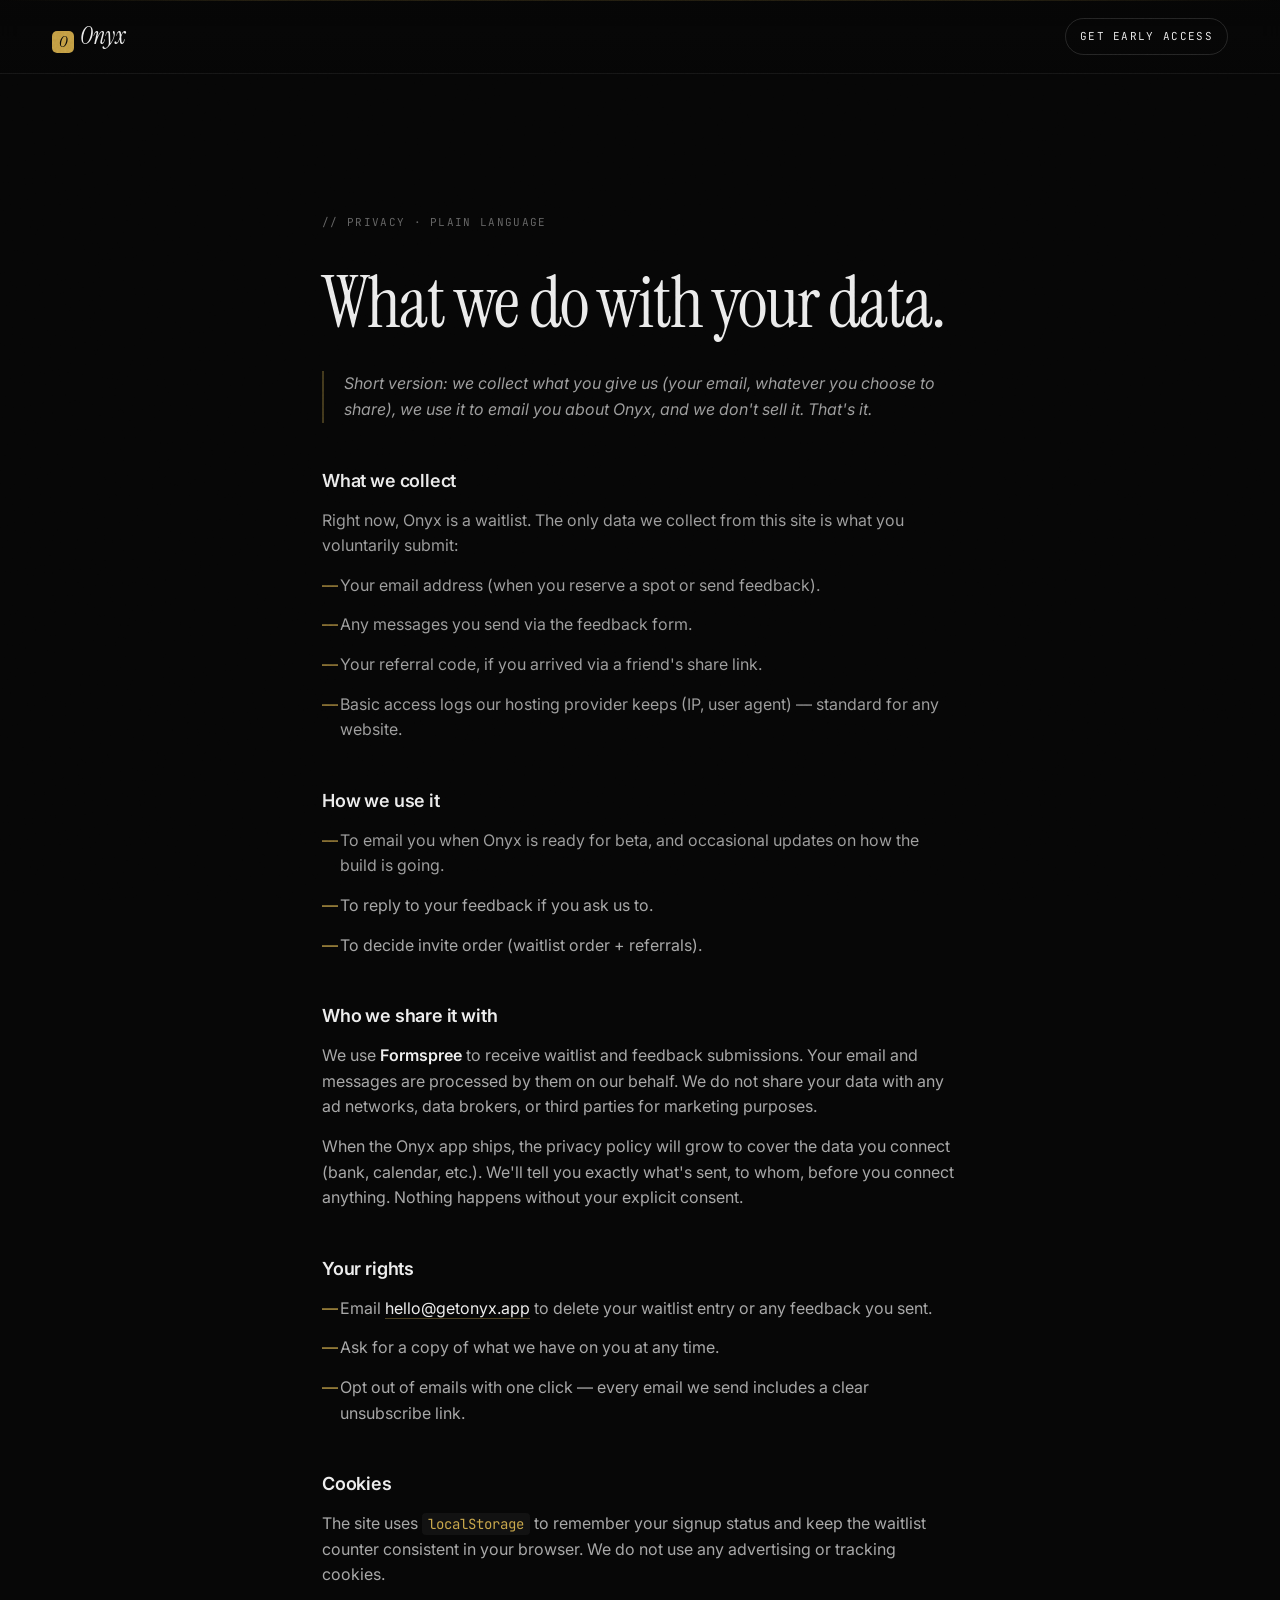
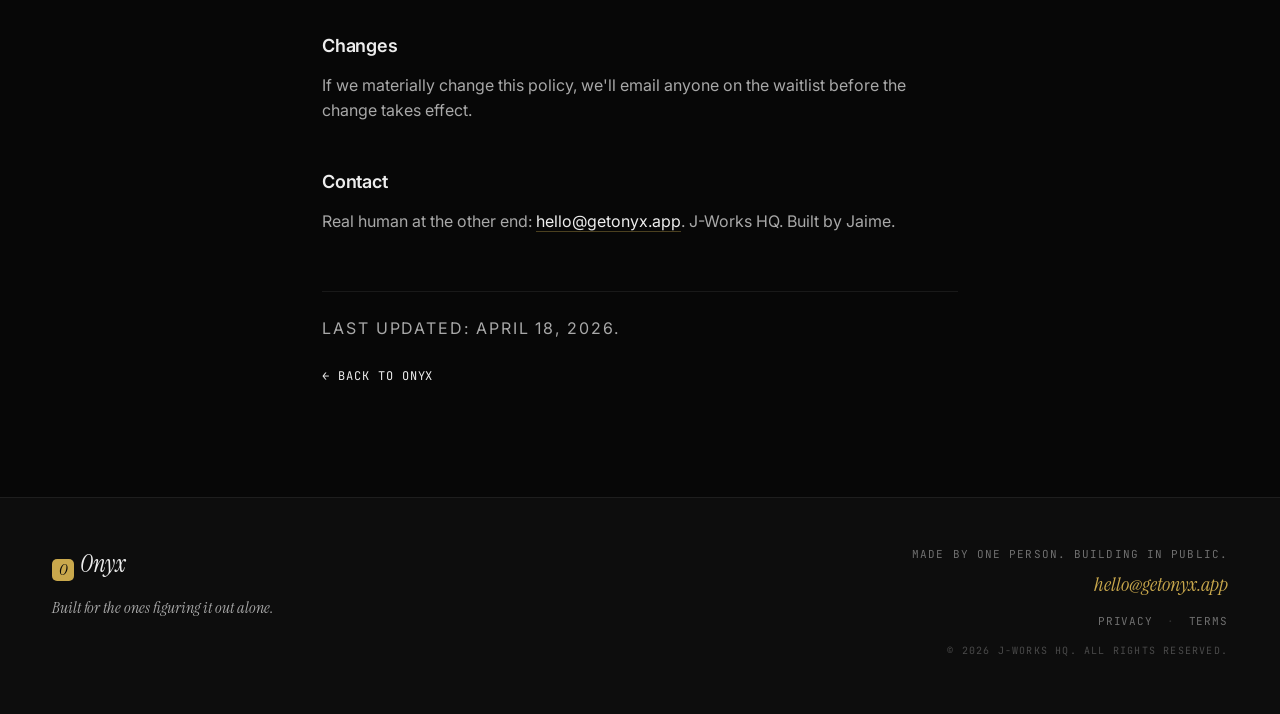
<file: privacy.html>
<!DOCTYPE html>
<html lang="en">
<head>
<meta charset="UTF-8">
<meta name="viewport" content="width=device-width, initial-scale=1.0">
<meta name="description" content="Onyx privacy policy — plain language, short, real.">
<meta name="robots" content="noindex">

<link rel="icon" type="image/svg+xml" href="/favicon.svg">
<link rel="apple-touch-icon" href="/favicon.svg">

<title>Privacy — Onyx</title>

<link rel="preconnect" href="https://fonts.googleapis.com">
<link rel="preconnect" href="https://fonts.gstatic.com" crossorigin>
<link href="https://fonts.googleapis.com/css2?family=Inter:wght@300;400;500;600;700&family=Instrument+Serif:ital@0;1&family=JetBrains+Mono:wght@400;500;600&display=swap" rel="stylesheet">

<link rel="stylesheet" href="styles.css">
</head>
<body>

<div class="grain" aria-hidden="true"></div>

<nav class="nav">
  <div class="nav__inner">
    <a href="/" class="logo">
      <span class="logo__mark">O</span>
      <span class="logo__text">Onyx</span>
    </a>
    <div class="nav__meta">
      <a href="/#waitlist" class="nav__cta">Get early access</a>
    </div>
  </div>
</nav>

<main class="legal">
  <div class="legal__inner">
    <div class="section-label">// privacy &middot; plain language</div>
    <h1 class="legal__title">What we do with your data.</h1>
    <p class="legal__lede">
      Short version: we collect what you give us (your email, whatever you
      choose to share), we use it to email you about Onyx, and we don't sell
      it. That's it.
    </p>

    <h2>What we collect</h2>
    <p>
      Right now, Onyx is a waitlist. The only data we collect from this
      site is what you voluntarily submit:
    </p>
    <ul>
      <li>Your email address (when you reserve a spot or send feedback).</li>
      <li>Any messages you send via the feedback form.</li>
      <li>Your referral code, if you arrived via a friend's share link.</li>
      <li>Basic access logs our hosting provider keeps (IP, user agent) &mdash; standard for any website.</li>
    </ul>

    <h2>How we use it</h2>
    <ul>
      <li>To email you when Onyx is ready for beta, and occasional updates on how the build is going.</li>
      <li>To reply to your feedback if you ask us to.</li>
      <li>To decide invite order (waitlist order + referrals).</li>
    </ul>

    <h2>Who we share it with</h2>
    <p>
      We use <strong>Formspree</strong> to receive waitlist and feedback
      submissions. Your email and messages are processed by them on our behalf.
      We do not share your data with any ad networks, data brokers, or
      third parties for marketing purposes.
    </p>
    <p>
      When the Onyx app ships, the privacy policy will grow to cover the
      data you connect (bank, calendar, etc.). We'll tell you exactly what's
      sent, to whom, before you connect anything. Nothing happens without
      your explicit consent.
    </p>

    <h2>Your rights</h2>
    <ul>
      <li>Email <a href="mailto:hello@getonyx.app">hello@getonyx.app</a> to delete your waitlist entry or any feedback you sent.</li>
      <li>Ask for a copy of what we have on you at any time.</li>
      <li>Opt out of emails with one click &mdash; every email we send includes a clear unsubscribe link.</li>
    </ul>

    <h2>Cookies</h2>
    <p>
      The site uses <code>localStorage</code> to remember your signup status
      and keep the waitlist counter consistent in your browser. We do not
      use any advertising or tracking cookies.
    </p>

    <h2>Changes</h2>
    <p>
      If we materially change this policy, we'll email anyone on the
      waitlist before the change takes effect.
    </p>

    <h2>Contact</h2>
    <p>
      Real human at the other end: <a href="mailto:hello@getonyx.app">hello@getonyx.app</a>.
      J-Works HQ. Built by Jaime.
    </p>

    <p class="legal__date">Last updated: April 18, 2026.</p>

    <a href="/" class="legal__back">&larr; Back to Onyx</a>
  </div>
</main>

<footer class="footer">
  <div class="footer__inner">
    <div class="footer__left">
      <div class="logo">
        <span class="logo__mark">O</span>
        <span class="logo__text">Onyx</span>
      </div>
      <div class="footer__tag">Built for the ones figuring it out alone.</div>
    </div>
    <div class="footer__right">
      <div class="footer__line">Made by one person. Building in public.</div>
      <a class="footer__email" href="mailto:hello@getonyx.app">hello@getonyx.app</a>
      <div class="footer__links">
        <a href="/privacy.html">Privacy</a>
        <span>&middot;</span>
        <a href="/terms.html">Terms</a>
      </div>
      <div class="footer__fine">&copy; 2026 J-Works HQ. All rights reserved.</div>
    </div>
  </div>
</footer>

</body>
</html>
</file>
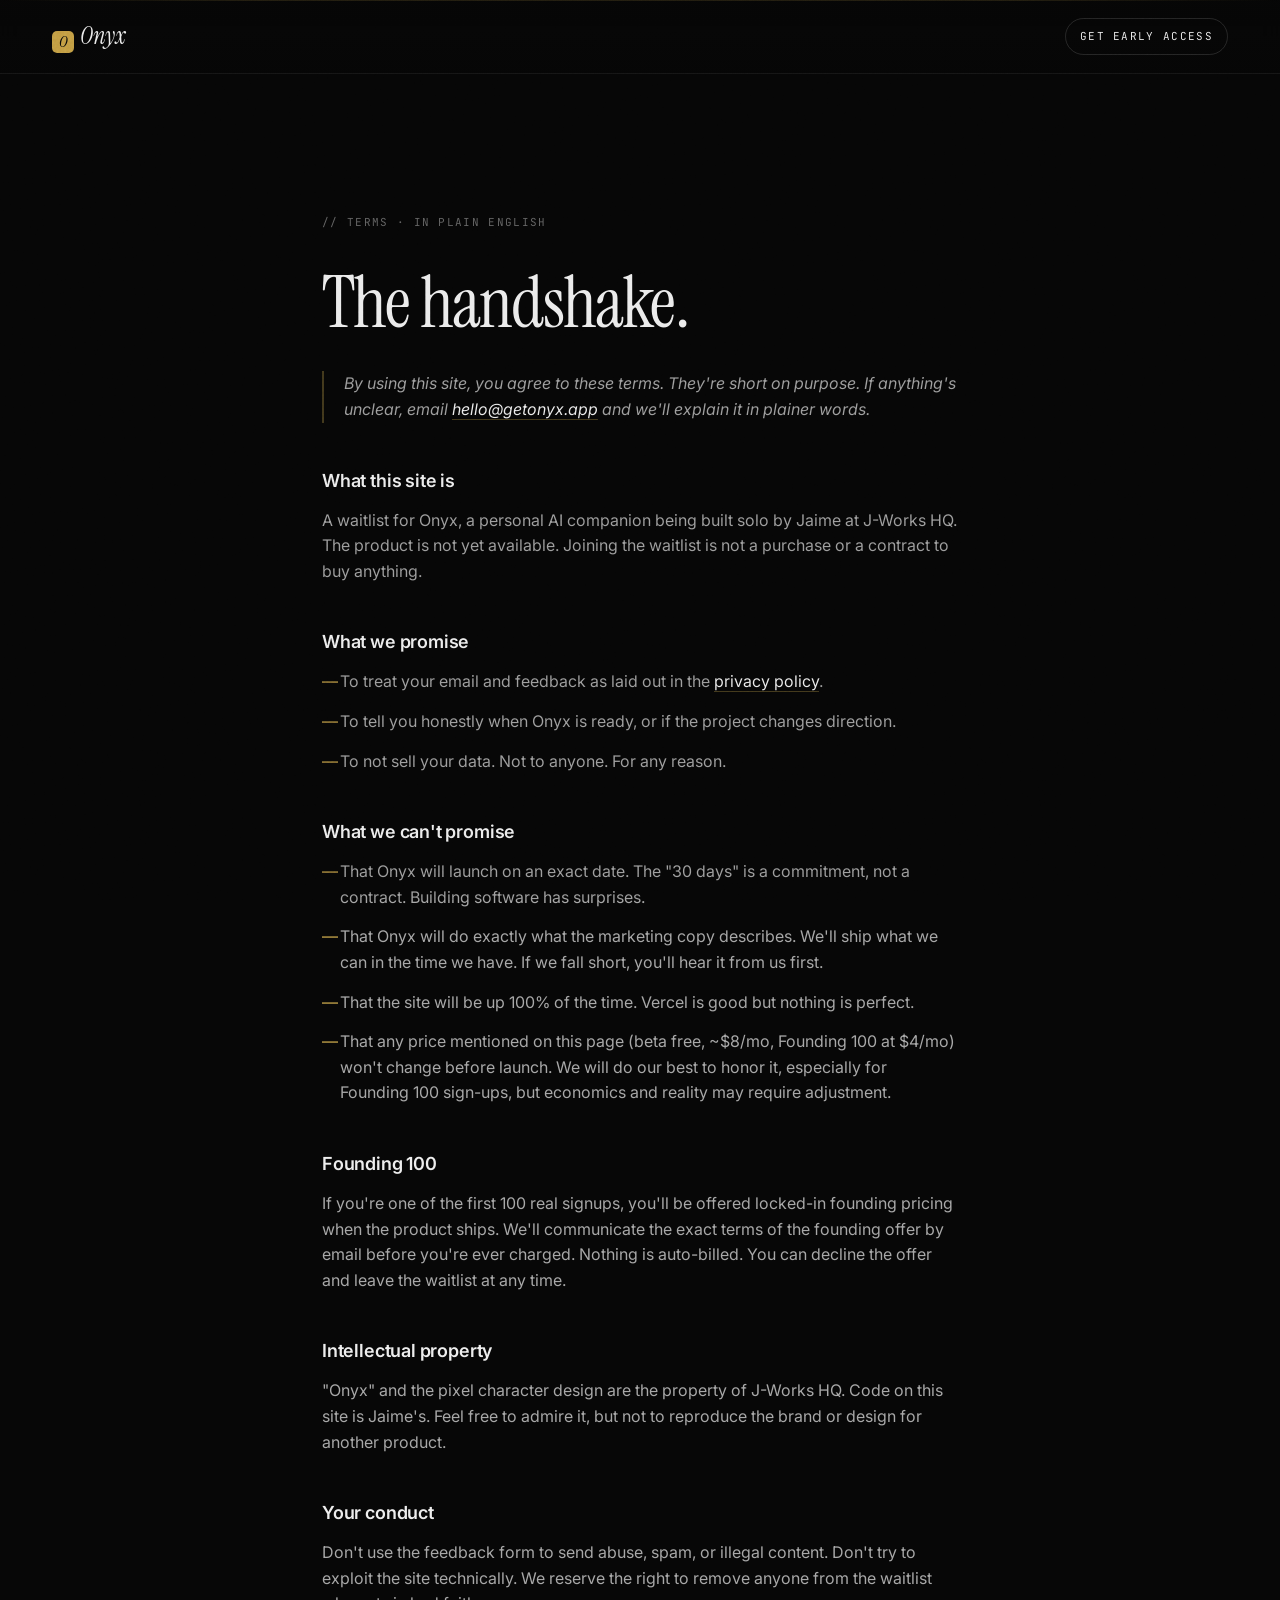
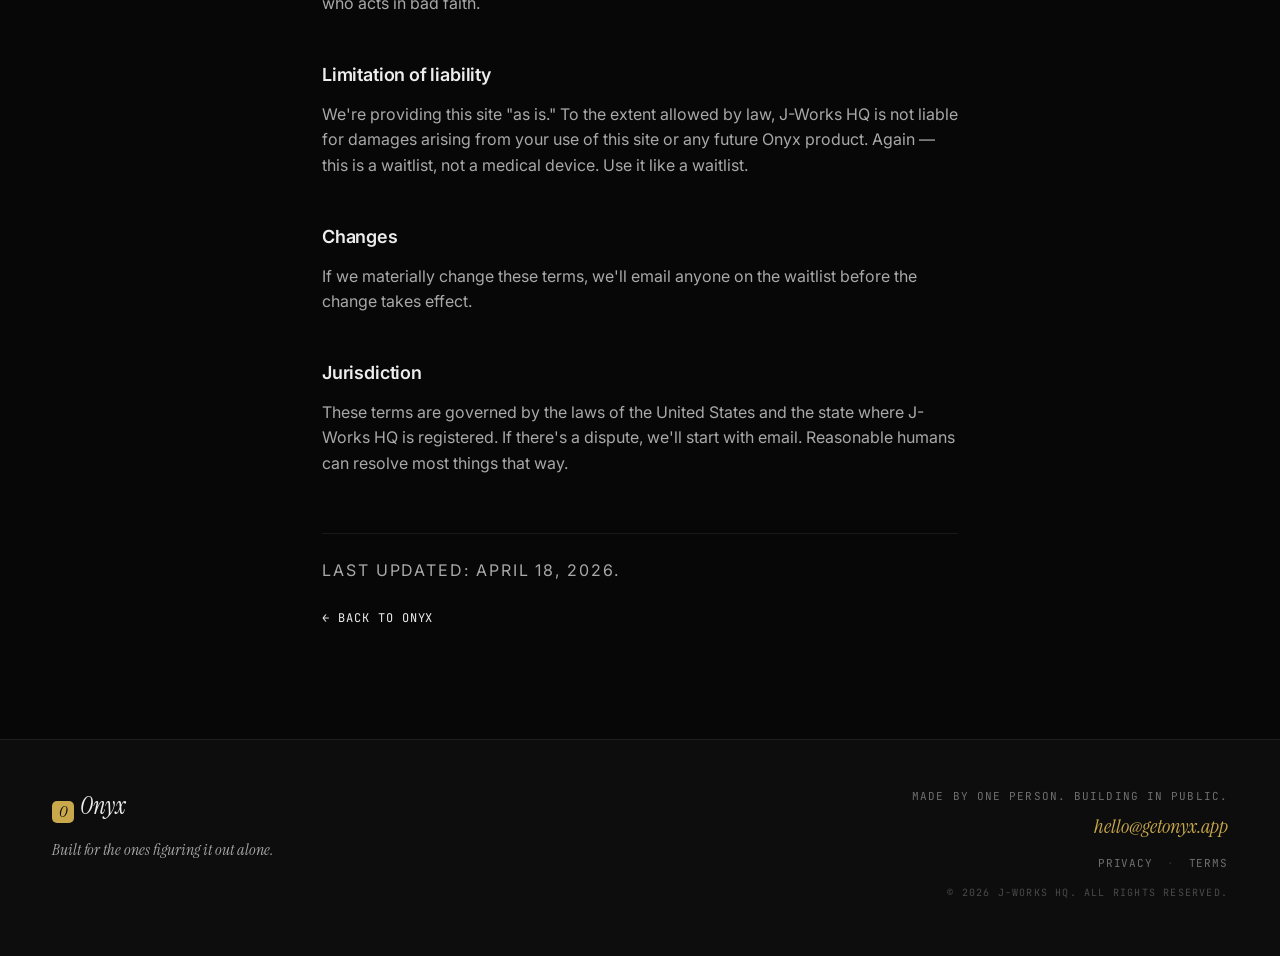
<file: terms.html>
<!DOCTYPE html>
<html lang="en">
<head>
<meta charset="UTF-8">
<meta name="viewport" content="width=device-width, initial-scale=1.0">
<meta name="description" content="Onyx terms of service — short, honest, in English.">
<meta name="robots" content="noindex">

<link rel="icon" type="image/svg+xml" href="/favicon.svg">
<link rel="apple-touch-icon" href="/favicon.svg">

<title>Terms — Onyx</title>

<link rel="preconnect" href="https://fonts.googleapis.com">
<link rel="preconnect" href="https://fonts.gstatic.com" crossorigin>
<link href="https://fonts.googleapis.com/css2?family=Inter:wght@300;400;500;600;700&family=Instrument+Serif:ital@0;1&family=JetBrains+Mono:wght@400;500;600&display=swap" rel="stylesheet">

<link rel="stylesheet" href="styles.css">
</head>
<body>

<div class="grain" aria-hidden="true"></div>

<nav class="nav">
  <div class="nav__inner">
    <a href="/" class="logo">
      <span class="logo__mark">O</span>
      <span class="logo__text">Onyx</span>
    </a>
    <div class="nav__meta">
      <a href="/#waitlist" class="nav__cta">Get early access</a>
    </div>
  </div>
</nav>

<main class="legal">
  <div class="legal__inner">
    <div class="section-label">// terms &middot; in plain english</div>
    <h1 class="legal__title">The handshake.</h1>
    <p class="legal__lede">
      By using this site, you agree to these terms. They're short on purpose.
      If anything's unclear, email <a href="mailto:hello@getonyx.app">hello@getonyx.app</a>
      and we'll explain it in plainer words.
    </p>

    <h2>What this site is</h2>
    <p>
      A waitlist for Onyx, a personal AI companion being built solo by Jaime
      at J-Works HQ. The product is not yet available. Joining the waitlist
      is not a purchase or a contract to buy anything.
    </p>

    <h2>What we promise</h2>
    <ul>
      <li>To treat your email and feedback as laid out in the <a href="/privacy.html">privacy policy</a>.</li>
      <li>To tell you honestly when Onyx is ready, or if the project changes direction.</li>
      <li>To not sell your data. Not to anyone. For any reason.</li>
    </ul>

    <h2>What we can't promise</h2>
    <ul>
      <li>That Onyx will launch on an exact date. The "30 days" is a commitment, not a contract. Building software has surprises.</li>
      <li>That Onyx will do exactly what the marketing copy describes. We'll ship what we can in the time we have. If we fall short, you'll hear it from us first.</li>
      <li>That the site will be up 100% of the time. Vercel is good but nothing is perfect.</li>
      <li>That any price mentioned on this page (beta free, ~$8/mo, Founding 100 at $4/mo) won't change before launch. We will do our best to honor it, especially for Founding 100 sign-ups, but economics and reality may require adjustment.</li>
    </ul>

    <h2>Founding 100</h2>
    <p>
      If you're one of the first 100 real signups, you'll be offered
      locked-in founding pricing when the product ships. We'll communicate
      the exact terms of the founding offer by email before you're ever
      charged. Nothing is auto-billed. You can decline the offer and leave
      the waitlist at any time.
    </p>

    <h2>Intellectual property</h2>
    <p>
      "Onyx" and the pixel character design are the property of J-Works HQ.
      Code on this site is Jaime's. Feel free to admire it, but not to
      reproduce the brand or design for another product.
    </p>

    <h2>Your conduct</h2>
    <p>
      Don't use the feedback form to send abuse, spam, or illegal content.
      Don't try to exploit the site technically. We reserve the right to
      remove anyone from the waitlist who acts in bad faith.
    </p>

    <h2>Limitation of liability</h2>
    <p>
      We're providing this site "as is." To the extent allowed by law,
      J-Works HQ is not liable for damages arising from your use of this
      site or any future Onyx product. Again &mdash; this is a waitlist, not a
      medical device. Use it like a waitlist.
    </p>

    <h2>Changes</h2>
    <p>
      If we materially change these terms, we'll email anyone on the
      waitlist before the change takes effect.
    </p>

    <h2>Jurisdiction</h2>
    <p>
      These terms are governed by the laws of the United States and the state
      where J-Works HQ is registered. If there's a dispute, we'll start with
      email. Reasonable humans can resolve most things that way.
    </p>

    <p class="legal__date">Last updated: April 18, 2026.</p>

    <a href="/" class="legal__back">&larr; Back to Onyx</a>
  </div>
</main>

<footer class="footer">
  <div class="footer__inner">
    <div class="footer__left">
      <div class="logo">
        <span class="logo__mark">O</span>
        <span class="logo__text">Onyx</span>
      </div>
      <div class="footer__tag">Built for the ones figuring it out alone.</div>
    </div>
    <div class="footer__right">
      <div class="footer__line">Made by one person. Building in public.</div>
      <a class="footer__email" href="mailto:hello@getonyx.app">hello@getonyx.app</a>
      <div class="footer__links">
        <a href="/privacy.html">Privacy</a>
        <span>&middot;</span>
        <a href="/terms.html">Terms</a>
      </div>
      <div class="footer__fine">&copy; 2026 J-Works HQ. All rights reserved.</div>
    </div>
  </div>
</footer>

</body>
</html>
</file>
<file: styles.css>
/* =========================================================
   ONYX — Landing styles
   Editorial, premium, committed. No gradient orbs.
   ========================================================= */

*, *::before, *::after { box-sizing: border-box; margin: 0; padding: 0; }

:root {
  --bg: #070707;
  --bg-2: #0d0d0d;
  --surface: #121212;
  --surface-2: #181818;
  --line: rgba(255,255,255,0.07);
  --line-strong: rgba(255,255,255,0.14);
  --gold: #c9a84c;
  --gold-soft: #a68b3e;
  --gold-dim: rgba(201,168,76,0.35);
  --gold-hover: #d8bc5f;
  --text: #ededed;
  --text-2: #a8a8a8;
  --text-3: #6f6f6f;
  --text-dim: #4a4a4a;
  --serif: "Instrument Serif", "Times New Roman", serif;
  --sans: "Inter", -apple-system, BlinkMacSystemFont, sans-serif;
  --mono: "JetBrains Mono", "SF Mono", Menlo, monospace;
}

html { -webkit-font-smoothing: antialiased; -moz-osx-font-smoothing: grayscale; scroll-behavior: smooth; }

body {
  background: var(--bg);
  color: var(--text);
  font-family: var(--sans);
  font-size: 16px;
  line-height: 1.5;
  overflow-x: hidden;
  position: relative;
  min-height: 100vh;
}

/* Grain overlay — kills the plasticky AI look */
.grain {
  position: fixed;
  inset: 0;
  pointer-events: none;
  z-index: 100;
  opacity: 0.22;
  mix-blend-mode: overlay;
  background-image: url("data:image/svg+xml,%3Csvg viewBox='0 0 400 400' xmlns='http://www.w3.org/2000/svg'%3E%3Cfilter id='n'%3E%3CfeTurbulence type='fractalNoise' baseFrequency='0.9' numOctaves='3' stitchTiles='stitch'/%3E%3CfeColorMatrix values='0 0 0 0 0  0 0 0 0 0  0 0 0 0 0  0 0 0 0.8 0'/%3E%3C/filter%3E%3Crect width='100%25' height='100%25' filter='url(%23n)'/%3E%3C/svg%3E");
}

/* Subtle editorial hairline at top */
body::before {
  content: '';
  position: fixed;
  top: 0; left: 0; right: 0;
  height: 1px;
  background: linear-gradient(90deg, transparent 0%, var(--gold-dim) 20%, var(--gold-dim) 80%, transparent 100%);
  z-index: 99;
  opacity: 0.5;
}

a { color: inherit; text-decoration: none; }

/* =========================================================
   Typography system
   ========================================================= */

.eyebrow, .section-label, .nav__meta, .nav__cta,
.cta-note, .footer__fine, .console__title, .console__dots,
.card__tag, .trust-item__label, .specs__k {
  font-family: var(--mono);
  font-size: 11px;
  letter-spacing: 0.12em;
  text-transform: uppercase;
  color: var(--text-3);
}

h1, h2, h3 { font-weight: 400; letter-spacing: -0.02em; }

.hero__title,
.section-title,
.final__title {
  font-family: var(--serif);
  font-weight: 400;
  font-size: clamp(44px, 6.5vw, 88px);
  line-height: 0.98;
  letter-spacing: -0.025em;
  color: var(--text);
}

.hero__title em,
.section-title em,
.final__title em {
  font-style: italic;
  color: var(--gold);
  font-weight: 400;
}

.section-body, .founder__quote p {
  font-family: var(--sans);
  font-size: 17px;
  line-height: 1.55;
  color: var(--text-2);
  font-weight: 400;
}

/* =========================================================
   Nav
   ========================================================= */

.nav {
  position: sticky;
  top: 0;
  z-index: 50;
  background: linear-gradient(180deg, rgba(7,7,7,0.92) 0%, rgba(7,7,7,0.75) 100%);
  backdrop-filter: blur(12px);
  -webkit-backdrop-filter: blur(12px);
  border-bottom: 1px solid var(--line);
}

.nav__inner {
  max-width: 1240px;
  margin: 0 auto;
  padding: 18px 32px;
  display: flex;
  align-items: center;
  justify-content: space-between;
}

.logo {
  display: inline-flex;
  align-items: baseline;
  gap: 6px;
}
.logo__mark {
  display: inline-flex;
  align-items: center;
  justify-content: center;
  width: 22px; height: 22px;
  background: var(--gold);
  color: var(--bg);
  font-family: var(--serif);
  font-size: 16px;
  border-radius: 5px;
  font-style: italic;
  position: relative;
  top: 3px;
}
.logo__text {
  font-family: var(--serif);
  font-size: 24px;
  font-style: italic;
  color: var(--text);
  letter-spacing: -0.02em;
}

.nav__meta {
  display: flex;
  align-items: center;
  gap: 24px;
}
.nav__meta-item {
  font-family: var(--mono);
  font-size: 11px;
  letter-spacing: 0.12em;
  text-transform: uppercase;
  color: var(--text-3);
  display: inline-flex;
  align-items: center;
  gap: 8px;
}
.dot {
  display: inline-block;
  width: 6px; height: 6px;
  background: #3cd070;
  border-radius: 50%;
  box-shadow: 0 0 10px rgba(60, 208, 112, 0.55);
  animation: pulseDot 2.4s ease-in-out infinite;
}
@keyframes pulseDot {
  0%, 100% { opacity: 1; transform: scale(1); }
  50% { opacity: 0.55; transform: scale(0.85); }
}

.nav__cta {
  font-family: var(--mono);
  font-size: 11px;
  letter-spacing: 0.12em;
  text-transform: uppercase;
  color: var(--text);
  padding: 9px 14px;
  border: 1px solid var(--line-strong);
  border-radius: 100px;
  transition: border-color 0.2s, color 0.2s;
}
.nav__cta:hover { border-color: var(--gold); color: var(--gold); }

.nav__meta-item--link {
  text-decoration: none;
  transition: color 0.2s;
}
.nav__meta-item--link:hover { color: var(--gold); }

/* =========================================================
   Accessibility — focus rings
   ========================================================= */

a:focus-visible,
button:focus-visible {
  outline: 2px solid var(--gold);
  outline-offset: 3px;
  border-radius: 4px;
}
.cta-form input:focus-visible,
.sticky-bar__form input:focus-visible,
.ref-modal__link input:focus-visible {
  outline: none;
}

/* =========================================================
   Hero — asymmetric split
   ========================================================= */

.hero {
  max-width: 1240px;
  margin: 0 auto;
  padding: 100px 32px 140px;
  display: grid;
  grid-template-columns: 1.05fr 1fr;
  gap: 96px;
  align-items: start;
  position: relative;
}

.hero::after {
  content: '';
  position: absolute;
  left: 50%;
  top: 80px;
  bottom: 100px;
  width: 1px;
  background: linear-gradient(180deg, transparent 0%, var(--line) 15%, var(--line) 85%, transparent 100%);
  opacity: 0.5;
  transform: translateX(48px);
}

.eyebrow {
  display: flex;
  align-items: center;
  gap: 12px;
  margin-bottom: 40px;
}
.eyebrow__tag {
  font-family: var(--mono);
  font-size: 11px;
  letter-spacing: 0.15em;
  color: var(--gold);
  padding: 5px 10px;
  border: 1px solid var(--gold-dim);
  border-radius: 3px;
}
.eyebrow__status {
  font-family: var(--mono);
  font-size: 11px;
  letter-spacing: 0.12em;
  color: var(--text-3);
  text-transform: uppercase;
}

.hero__title {
  margin-bottom: 28px;
}
.title__line { display: block; }

.hero__subtitle {
  font-family: var(--serif);
  font-size: 24px;
  line-height: 1.4;
  color: var(--text);
  max-width: 540px;
  margin-bottom: 18px;
  letter-spacing: -0.01em;
}
.hero__subtitle strong {
  font-weight: 500;
  color: var(--gold);
  font-style: italic;
}

.hero__body {
  font-family: var(--sans);
  font-size: 16px;
  line-height: 1.55;
  color: var(--text-3);
  max-width: 480px;
  margin-bottom: 40px;
  font-weight: 400;
}

/* Forms */

.cta-form {
  display: flex;
  gap: 8px;
  max-width: 460px;
  padding: 6px;
  border: 1px solid var(--line-strong);
  border-radius: 12px;
  background: var(--surface);
  transition: border-color 0.2s;
}
.cta-form:focus-within { border-color: var(--gold-dim); }

.cta-form input {
  flex: 1;
  background: transparent;
  border: none;
  outline: none;
  padding: 12px 14px;
  font-family: var(--sans);
  font-size: 15px;
  color: var(--text);
}
.cta-form input::placeholder { color: var(--text-3); }

.cta-form button {
  background: var(--gold);
  color: var(--bg);
  border: none;
  padding: 12px 22px;
  border-radius: 8px;
  font-family: var(--sans);
  font-size: 14px;
  font-weight: 600;
  cursor: pointer;
  display: inline-flex;
  align-items: center;
  gap: 8px;
  transition: background 0.15s, transform 0.15s;
}
.cta-form button:hover {
  background: var(--gold-hover);
  transform: translateX(1px);
}
.cta-form button svg { transition: transform 0.15s; }
.cta-form button:hover svg { transform: translateX(2px); }

.cta-note {
  font-family: var(--mono);
  font-size: 11px;
  letter-spacing: 0.1em;
  color: var(--text-3);
  margin-top: 14px;
  text-transform: uppercase;
}

.cta-form--lg { max-width: 520px; margin: 40px auto 0; }
.cta-form--mid { max-width: 480px; margin: 0 auto; }

/* Lifetime proof pill — honest scarcity indicator (replaces the
   theatrical social-proof counter). Ties directly to SPOTS_LEFT so
   visitors only ever see real numbers. */

.lifetime-proof {
  display: inline-flex;
  align-items: center;
  gap: 8px;
  margin-top: 16px;
  padding: 7px 14px 7px 12px;
  border-radius: 100px;
  background: rgba(201,168,76,0.08);
  border: 1px solid rgba(201,168,76,0.24);
  text-decoration: none;
  color: var(--gold);
  font-family: var(--mono);
  font-size: 11px;
  letter-spacing: 0.08em;
  text-transform: uppercase;
  transition: background 0.15s, border-color 0.15s, transform 0.15s;
}
.lifetime-proof:hover {
  background: rgba(201,168,76,0.14);
  border-color: rgba(201,168,76,0.45);
  transform: translateY(-1px);
}
.lifetime-proof__dot {
  width: 6px;
  height: 6px;
  background: var(--gold);
  border-radius: 50%;
  animation: livePulse 1.4s ease-in-out infinite;
  flex-shrink: 0;
}
.lifetime-proof__label { font-weight: 700; letter-spacing: 0.14em; }
.lifetime-proof__sep { color: rgba(201,168,76,0.4); }
.lifetime-proof__count { color: var(--text-2); letter-spacing: 0.06em; }
.lifetime-proof__count strong {
  color: var(--gold);
  font-weight: 700;
  font-variant-numeric: tabular-nums;
}
.lifetime-proof__arrow {
  margin-left: 2px;
  transition: transform 0.2s ease;
}
.lifetime-proof:hover .lifetime-proof__arrow { transform: translateX(3px); }

/* Mid-page CTA */

.mid-cta {
  padding: 80px 0;
  text-align: center;
  border-top: 1px solid var(--line);
  border-bottom: 1px solid var(--line);
  background: linear-gradient(180deg, rgba(201,168,76,0.03) 0%, var(--bg) 100%);
}
.mid-cta__inner {
  max-width: 560px;
  margin: 0 auto;
  padding: 0 32px;
}
.mid-cta__text {
  font-family: var(--serif);
  font-size: 28px;
  font-style: italic;
  color: var(--text);
  margin-bottom: 28px;
  letter-spacing: -0.01em;
}

/* Trust row */

.hero__trust {
  display: flex;
  gap: 48px;
  margin-top: 72px;
  padding-top: 28px;
  border-top: 1px solid var(--line);
  max-width: 480px;
}
.trust-item__num {
  font-family: var(--serif);
  font-size: 42px;
  line-height: 1;
  color: var(--text);
  font-style: italic;
  margin-bottom: 6px;
}
.trust-item:nth-child(2) .trust-item__num { color: var(--gold); }

/* Live countdown trust-item */
.trust-item--countdown .trust-item__num { color: var(--gold); }
.trust-item__num-sub {
  font-family: var(--mono);
  font-size: 14px;
  font-style: normal;
  color: var(--text-3);
  letter-spacing: 0.04em;
  margin-left: 3px;
  vertical-align: 4px;
}
.trust-item__bar {
  height: 2px;
  background: var(--line-strong);
  border-radius: 2px;
  margin-top: 10px;
  max-width: 100px;
  overflow: hidden;
  position: relative;
}
.trust-item__bar span {
  display: block;
  height: 100%;
  background: linear-gradient(90deg, var(--gold) 0%, var(--gold-soft) 100%);
  width: 0;
  transition: width 1.2s cubic-bezier(0.16, 1, 0.3, 1);
  border-radius: 2px;
}

/* =========================================================
   Console / hero right
   ========================================================= */

.hero__right {
  position: relative;
  padding-top: 16px;
}

.console {
  position: relative;
}
.console__frame {
  background: linear-gradient(180deg, #161616 0%, #0d0d0d 100%);
  border: 1px solid var(--line-strong);
  border-radius: 16px;
  padding: 0;
  overflow: hidden;
  box-shadow: 0 40px 80px -20px rgba(0,0,0,0.7), 0 0 0 1px rgba(255,255,255,0.02) inset;
  transform: perspective(1200px) rotateY(-2deg) rotateX(1deg);
}
.console__header {
  padding: 12px 16px;
  display: flex;
  align-items: center;
  justify-content: space-between;
  border-bottom: 1px solid var(--line);
  background: rgba(255,255,255,0.02);
}
.console__dots {
  display: flex;
  gap: 6px;
}
.console__dots span {
  width: 10px; height: 10px;
  border-radius: 50%;
  background: #2a2a2a;
}
.console__dots span:nth-child(1) { background: #3a2424; }
.console__dots span:nth-child(2) { background: #3a3524; }
.console__dots span:nth-child(3) { background: #24382a; }
.console__title {
  font-family: var(--mono);
  font-size: 11px;
  color: var(--text-3);
  letter-spacing: 0.08em;
  display: inline-flex;
  align-items: center;
  gap: 8px;
}
.console__onyx {
  width: 22px;
  height: 22px;
  image-rendering: pixelated;
  image-rendering: crisp-edges;
  -ms-interpolation-mode: nearest-neighbor;
  flex-shrink: 0;
}

.console__screen {
  padding: 28px 24px 32px;
  min-height: 380px;
  font-family: var(--mono);
  font-size: 14px;
  line-height: 1.85;
}
.line {
  display: block;
  opacity: 0;
  transform: translateY(4px);
  transition: opacity 0.4s ease, transform 0.4s ease;
}
.line.visible {
  opacity: 1;
  transform: translateY(0);
}
.line--system {
  color: var(--text-dim);
  font-size: 12px;
}
.line--system .prompt { color: var(--text-dim); margin-right: 8px; }
.line--onyx {
  color: var(--text);
  font-size: 14px;
}
.line--onyx::before {
  content: 'onyx ';
  color: var(--gold);
  font-weight: 500;
  letter-spacing: 0.02em;
  margin-right: 6px;
}
.line--input {
  display: flex;
  align-items: center;
  color: var(--text);
  margin-top: 8px;
}
.prompt--user { color: var(--gold); margin-right: 8px; font-weight: 600; }
.cursor {
  display: inline-block;
  color: var(--gold);
  animation: blink 1s step-end infinite;
}
@keyframes blink { 50% { opacity: 0; } }

.console__caption {
  margin-top: 18px;
  font-family: var(--mono);
  font-size: 11px;
  color: var(--text-3);
  letter-spacing: 0.08em;
  text-transform: uppercase;
  text-align: center;
}

/* =========================================================
   Meet Onyx section
   ========================================================= */

.meet {
  background: var(--bg-2);
  border-top: 1px solid var(--line);
  border-bottom: 1px solid var(--line);
  padding: 140px 0;
}
.meet__inner {
  max-width: 1240px;
  margin: 0 auto;
  padding: 0 32px;
  display: grid;
  grid-template-columns: 1fr 1fr;
  gap: 96px;
  align-items: center;
}
.section-label {
  display: block;
  margin-bottom: 36px;
}
.section-title { margin-bottom: 32px; }
.section-title--wide { max-width: 920px; }
.section-body { margin-bottom: 20px; max-width: 440px; }

.onyx-stage {
  position: relative;
  display: flex;
  flex-direction: column;
  align-items: center;
  gap: 28px;
}

/* Pixel character — main showcase */
.onyx-pixel {
  display: flex;
  justify-content: center;
  position: relative;
}
.onyx-pixel::before {
  content: '';
  position: absolute;
  inset: 20%;
  border-radius: 50%;
  background: radial-gradient(circle, rgba(201,168,76,0.07) 0%, transparent 70%);
  filter: blur(20px);
  pointer-events: none;
}
.onyx-pixel canvas {
  width: 256px;
  height: 256px;
  image-rendering: pixelated;
  image-rendering: crisp-edges;
  -ms-interpolation-mode: nearest-neighbor;
  position: relative;
}

/* Persistent corner companion — clickable */
.onyx-corner {
  position: fixed;
  bottom: 24px;
  right: 24px;
  z-index: 40;
  transition: opacity 0.4s ease, transform 0.2s ease;
  cursor: pointer;
  background: transparent;
  border: none;
  padding: 0;
  -webkit-appearance: none;
  appearance: none;
}
.onyx-corner:hover { transform: translateY(-2px); }
.onyx-corner canvas {
  width: 64px;
  height: 64px;
  image-rendering: pixelated;
  image-rendering: crisp-edges;
  -ms-interpolation-mode: nearest-neighbor;
}
.onyx-corner::after {
  content: '';
  position: absolute;
  inset: -14px;
  border-radius: 50%;
  background: radial-gradient(circle, rgba(201,168,76,0.1) 0%, transparent 70%);
  animation: cornerGlow 3.5s ease-in-out infinite;
  pointer-events: none;
}
@keyframes cornerGlow {
  0%, 100% { opacity: 0.4; transform: scale(0.92); }
  50% { opacity: 1; transform: scale(1.08); }
}

.onyx-corner__hint {
  position: absolute;
  right: calc(100% + 10px);
  top: 50%;
  transform: translateY(-50%);
  background: var(--surface);
  border: 1px solid var(--line-strong);
  padding: 7px 12px;
  border-radius: 100px;
  font-family: var(--mono);
  font-size: 10px;
  letter-spacing: 0.1em;
  text-transform: uppercase;
  color: var(--text-2);
  white-space: nowrap;
  pointer-events: none;
  opacity: 0.75;
  transition: opacity 0.2s ease, border-color 0.2s ease, color 0.2s ease;
}
.onyx-corner:hover .onyx-corner__hint {
  opacity: 1;
  border-color: var(--gold);
  color: var(--gold);
}

/* =========================================================
   Talk modal (opened from corner Onyx)
   ========================================================= */

.talk-modal {
  position: fixed;
  inset: 0;
  z-index: 60;
  display: flex;
  align-items: center;
  justify-content: center;
  opacity: 0;
  pointer-events: none;
  transition: opacity 0.3s ease;
}
.talk-modal.open {
  opacity: 1;
  pointer-events: auto;
}
.talk-modal__backdrop {
  position: absolute;
  inset: 0;
  background: rgba(0,0,0,0.7);
}
.talk-modal__card {
  position: relative;
  background: var(--surface);
  border: 1px solid var(--line-strong);
  border-radius: 18px;
  padding: 40px 36px 32px;
  max-width: 460px;
  width: 90%;
}
.talk-modal__x {
  position: absolute;
  top: 14px; right: 16px;
  background: none;
  border: none;
  color: var(--text-3);
  font-size: 24px;
  cursor: pointer;
  padding: 4px 8px;
  line-height: 1;
  transition: color 0.15s;
}
.talk-modal__x:hover { color: var(--text); }
.talk-modal__title {
  font-family: var(--serif);
  font-size: 32px;
  font-weight: 400;
  line-height: 1.05;
  color: var(--text);
  margin-bottom: 10px;
  letter-spacing: -0.02em;
}
.talk-modal__title em { color: var(--gold); font-style: italic; }
.talk-modal__sub {
  font-family: var(--sans);
  font-size: 14px;
  color: var(--text-2);
  margin-bottom: 22px;
}
.talk-modal__form {
  display: flex;
  flex-direction: column;
  gap: 10px;
}
.talk-modal__form textarea {
  width: 100%;
  background: var(--bg);
  border: 1px solid var(--line-strong);
  border-radius: 10px;
  padding: 12px 14px;
  font-family: var(--sans);
  font-size: 14px;
  line-height: 1.5;
  color: var(--text);
  resize: vertical;
  outline: none;
  min-height: 100px;
  box-sizing: border-box;
  transition: border-color 0.2s;
}
.talk-modal__form textarea:focus { border-color: var(--gold-dim); }
.talk-modal__form textarea::placeholder { color: var(--text-3); }
.talk-modal__form input {
  background: var(--bg);
  border: 1px solid var(--line-strong);
  border-radius: 10px;
  padding: 12px 14px;
  font-family: var(--sans);
  font-size: 14px;
  color: var(--text);
  outline: none;
  transition: border-color 0.2s;
}
.talk-modal__form input:focus { border-color: var(--gold-dim); }
.talk-modal__form input::placeholder { color: var(--text-3); }
.talk-modal__form button {
  background: var(--gold);
  color: var(--bg);
  border: none;
  padding: 13px 22px;
  border-radius: 10px;
  font-family: var(--sans);
  font-size: 14px;
  font-weight: 600;
  cursor: pointer;
  transition: background 0.15s;
}
.talk-modal__form button:hover { background: var(--gold-hover); }
.talk-modal__note {
  font-family: var(--mono);
  font-size: 10px;
  letter-spacing: 0.08em;
  text-transform: uppercase;
  color: var(--text-3);
  margin-top: 14px;
  text-align: center;
}
.talk-modal__form.submitted textarea,
.talk-modal__form.submitted input,
.talk-modal__form.submitted button { display: none; }
.talk-modal__form.submitted + .talk-modal__note {
  color: var(--gold);
  font-size: 14px;
  font-family: var(--sans);
  text-transform: none;
  letter-spacing: 0.02em;
  padding-top: 20px;
}

/* =========================================================
   Phone chat mockup
   ========================================================= */

.phone-chat {
  width: 300px;
}
.phone-chat__frame {
  background: #0a0a0a;
  border: 1px solid rgba(255,255,255,0.08);
  border-radius: 26px;
  overflow: hidden;
  box-shadow:
    0 25px 60px -12px rgba(0,0,0,0.6),
    0 0 0 1px rgba(255,255,255,0.02) inset;
}
.phone-chat__notch {
  width: 80px;
  height: 18px;
  background: #000;
  border-radius: 0 0 10px 10px;
  margin: 0 auto;
}
.phone-chat__header {
  display: flex;
  align-items: center;
  gap: 10px;
  padding: 12px 18px 10px;
  border-bottom: 1px solid rgba(255,255,255,0.05);
}
.phone-chat__avatar {
  width: 30px; height: 30px;
  background: var(--gold);
  color: var(--bg);
  border-radius: 50%;
  display: flex;
  align-items: center;
  justify-content: center;
  font-family: var(--serif);
  font-size: 15px;
  font-style: italic;
  font-weight: 600;
  flex-shrink: 0;
}
.phone-chat__meta { display: flex; flex-direction: column; gap: 1px; }
.phone-chat__name {
  font-family: var(--sans);
  font-size: 14px;
  font-weight: 600;
  color: var(--text);
  line-height: 1.2;
}
.phone-chat__status {
  font-family: var(--mono);
  font-size: 9px;
  text-transform: uppercase;
  letter-spacing: 0.1em;
  color: var(--text-3);
  display: inline-flex;
  align-items: center;
  gap: 4px;
}
.phone-chat__status .dot { width: 4px; height: 4px; box-shadow: 0 0 6px rgba(60,208,112,0.4); }
.phone-chat__body {
  padding: 16px 14px;
  min-height: 180px;
  max-height: 240px;
  overflow-y: auto;
  display: flex;
  flex-direction: column;
  justify-content: flex-end;
  gap: 6px;
  scrollbar-width: none;
  -ms-overflow-style: none;
}
.phone-chat__body::-webkit-scrollbar { display: none; }
.phone-chat__bar {
  padding: 11px 18px;
  border-top: 1px solid rgba(255,255,255,0.05);
  font-family: var(--sans);
  font-size: 13px;
  color: var(--text-dim);
}

/* Chat bubbles */
.chat-bubble {
  font-family: var(--sans);
  font-size: 13px;
  line-height: 1.45;
  padding: 9px 13px;
  max-width: 88%;
  opacity: 0;
  transform: translateY(4px);
  transition: opacity 0.3s ease, transform 0.3s ease;
}
.chat-bubble.visible {
  opacity: 1;
  transform: translateY(0);
}
.chat-bubble--onyx {
  background: #1a1a1a;
  color: var(--text);
  border-radius: 16px 16px 16px 4px;
  align-self: flex-start;
}
.chat-bubble--user {
  background: rgba(201,168,76,0.1);
  color: var(--gold);
  border: 1px solid rgba(201,168,76,0.12);
  border-radius: 16px 16px 4px 16px;
  align-self: flex-end;
  font-size: 12px;
}

/* Typing indicator */
.typing-dots {
  display: flex;
  gap: 4px;
  padding: 11px 15px;
  background: #1a1a1a;
  border-radius: 18px 18px 18px 4px;
  width: fit-content;
  opacity: 0;
  transition: opacity 0.25s ease;
}
.typing-dots.visible { opacity: 1; }
.typing-dots span {
  width: 5px; height: 5px;
  background: var(--text-3);
  border-radius: 50%;
  animation: typingBounce 1.2s ease-in-out infinite;
}
.typing-dots span:nth-child(2) { animation-delay: 0.15s; }
.typing-dots span:nth-child(3) { animation-delay: 0.3s; }
@keyframes typingBounce {
  0%, 60%, 100% { transform: translateY(0); opacity: 0.4; }
  30% { transform: translateY(-4px); opacity: 1; }
}

/* =========================================================
   What it does — cards
   ========================================================= */

.does {
  padding: 140px 0;
}
.does__inner {
  max-width: 1240px;
  margin: 0 auto;
  padding: 0 32px;
}
.does .section-title { margin-bottom: 80px; }

.cards {
  display: grid;
  grid-template-columns: repeat(3, 1fr);
  gap: 20px;
}

.card {
  border: 1px solid var(--line);
  border-radius: 14px;
  padding: 32px 28px;
  background: linear-gradient(180deg, var(--surface) 0%, var(--bg-2) 100%);
  transition: border-color 0.25s, transform 0.25s;
}
.card:hover {
  border-color: var(--gold-dim);
  transform: translateY(-3px);
}

.card__tag {
  display: inline-block;
  padding: 4px 10px;
  border: 1px solid var(--line-strong);
  border-radius: 100px;
  font-size: 10px;
  margin-bottom: 20px;
  color: var(--text-2);
  letter-spacing: 0.1em;
}

.card__quote {
  font-family: var(--serif);
  font-size: 22px;
  line-height: 1.35;
  color: var(--text);
  margin-bottom: 24px;
  font-style: italic;
  letter-spacing: -0.01em;
}

.card__sub {
  font-family: var(--mono);
  font-size: 11px;
  text-transform: uppercase;
  letter-spacing: 0.1em;
  color: var(--gold);
  padding-top: 20px;
  border-top: 1px solid var(--line);
}

/* =========================================================
   How it works
   ========================================================= */

.how {
  background: var(--bg-2);
  border-top: 1px solid var(--line);
  border-bottom: 1px solid var(--line);
  padding: 140px 0;
}
.how__inner {
  max-width: 1240px;
  margin: 0 auto;
  padding: 0 32px;
}
.how .section-title { margin-bottom: 80px; }

.steps {
  display: grid;
  grid-template-columns: repeat(3, 1fr);
  gap: 48px;
}

.step {
  position: relative;
}
.step__num {
  font-family: var(--serif);
  font-size: 96px;
  line-height: 1;
  color: var(--gold);
  font-style: italic;
  opacity: 0.8;
  margin-bottom: 24px;
  letter-spacing: -0.04em;
}
.step__title {
  font-family: var(--serif);
  font-size: 28px;
  font-weight: 400;
  letter-spacing: -0.01em;
  margin-bottom: 16px;
  color: var(--text);
}
.step__body {
  font-family: var(--sans);
  font-size: 15px;
  line-height: 1.6;
  color: var(--text-2);
}

/* =========================================================
   Vs competitors
   ========================================================= */

.vs { padding: 140px 0; }
.vs__inner {
  max-width: 1240px;
  margin: 0 auto;
  padding: 0 32px;
}
.vs .section-title { margin-bottom: 80px; max-width: 880px; }

.compare {
  display: grid;
  grid-template-columns: 1fr 1fr;
  gap: 24px;
}
.compare__col {
  padding: 36px 32px;
  border-radius: 14px;
  border: 1px solid var(--line);
  background: var(--surface);
}
.compare__col--us {
  border-color: var(--gold-dim);
  background: linear-gradient(180deg, rgba(201,168,76,0.05) 0%, var(--surface) 100%);
}
.compare__head {
  font-family: var(--mono);
  font-size: 11px;
  text-transform: uppercase;
  letter-spacing: 0.12em;
  color: var(--text-3);
  margin-bottom: 28px;
  padding-bottom: 16px;
  border-bottom: 1px solid var(--line);
}
.compare__col--us .compare__head { color: var(--gold); }

.compare ul { list-style: none; padding: 0; }
.compare li {
  font-family: var(--serif);
  font-size: 20px;
  line-height: 1.4;
  color: var(--text);
  padding: 12px 0;
  border-bottom: 1px dashed var(--line);
  font-style: italic;
}
.compare li:last-child { border-bottom: none; }
.compare__col--them li { color: var(--text-2); }

/* =========================================================
   Founder note
   ========================================================= */

.founder {
  padding: 140px 0;
  background: var(--bg-2);
  border-top: 1px solid var(--line);
  border-bottom: 1px solid var(--line);
}
.founder__inner {
  max-width: 780px;
  margin: 0 auto;
  padding: 0 32px;
}
.founder__quote {
  margin-top: 40px;
  padding-left: 28px;
  border-left: 2px solid var(--gold);
}
.founder__quote p {
  font-family: var(--serif);
  font-size: 24px;
  line-height: 1.5;
  color: var(--text);
  margin-bottom: 20px;
  font-weight: 400;
}
.founder__quote p em {
  color: var(--gold);
  font-style: italic;
}
.founder__quote p:first-child {
  font-size: 32px;
  color: var(--gold);
  font-style: italic;
}
.founder__quote p.founder__for {
  border-left: 2px solid var(--gold-dim);
  padding-left: 20px;
  font-style: italic;
  color: var(--text);
  font-size: 22px;
  line-height: 1.5;
}

.founder__sig {
  margin-top: 44px;
  padding-left: 28px;
  display: flex;
  flex-direction: row;
  align-items: center;
  gap: 18px;
}
.founder__cta {
  margin-top: 36px;
  padding-left: 28px;
  display: flex;
  align-items: center;
  gap: 16px;
  flex-wrap: wrap;
}
.founder__cta-btn {
  display: inline-flex;
  align-items: center;
  gap: 10px;
  background: var(--gold);
  color: var(--bg);
  text-decoration: none;
  padding: 14px 24px;
  border-radius: 12px;
  font-family: var(--sans);
  font-size: 15px;
  font-weight: 600;
  letter-spacing: -0.005em;
  transition: background 0.15s, transform 0.15s;
}
.founder__cta-btn:hover { background: var(--gold-hover); transform: translateY(-1px); }
.founder__cta-note {
  font-family: var(--mono);
  font-size: 10px;
  letter-spacing: 0.12em;
  text-transform: uppercase;
  color: var(--text-3);
}
.founder__sig-text {
  display: flex;
  flex-direction: column;
  gap: 2px;
}
.founder__avatar {
  width: 56px;
  height: 56px;
  background: linear-gradient(135deg, #e0c05a 0%, #a68b3e 100%);
  color: var(--bg);
  border-radius: 50%;
  display: flex;
  align-items: center;
  justify-content: center;
  font-family: var(--serif);
  font-size: 30px;
  font-style: italic;
  font-weight: 600;
  flex-shrink: 0;
  box-shadow: 0 0 0 1px rgba(201,168,76,0.2), 0 8px 24px -4px rgba(0,0,0,0.5);
}
.founder__name {
  font-family: var(--serif);
  font-style: italic;
  font-size: 28px;
  color: var(--text);
}
.founder__hq {
  font-family: var(--mono);
  font-size: 11px;
  text-transform: uppercase;
  letter-spacing: 0.1em;
  color: var(--text-3);
}

/* =========================================================
   Final CTA
   ========================================================= */

.final {
  padding: 160px 0 180px;
  text-align: center;
  position: relative;
}
.final::before {
  content: '';
  position: absolute;
  top: 0; left: 50%;
  transform: translateX(-50%);
  width: 60px;
  height: 1px;
  background: var(--gold);
}
.final__inner {
  max-width: 720px;
  margin: 0 auto;
  padding: 0 32px;
}
.final__body {
  font-family: var(--sans);
  font-size: 17px;
  color: var(--text-2);
  margin-top: 24px;
}

/* =========================================================
   Footer
   ========================================================= */

.footer {
  border-top: 1px solid var(--line);
  background: var(--bg-2);
  padding: 48px 0 56px;
}
.footer__inner {
  max-width: 1240px;
  margin: 0 auto;
  padding: 0 32px;
  display: flex;
  justify-content: space-between;
  align-items: flex-start;
  gap: 32px;
}
.footer__tag {
  font-family: var(--serif);
  font-style: italic;
  font-size: 16px;
  color: var(--text-2);
  margin-top: 14px;
  max-width: 340px;
}
.footer__right { text-align: right; display: flex; flex-direction: column; gap: 6px; }
.footer__line {
  font-family: var(--mono);
  font-size: 11px;
  text-transform: uppercase;
  letter-spacing: 0.1em;
  color: var(--text-3);
}
.footer__email {
  font-family: var(--serif);
  font-style: italic;
  font-size: 20px;
  color: var(--gold);
  transition: color 0.15s;
}
.footer__email:hover { color: var(--gold-hover); }
.footer__fine {
  font-family: var(--mono);
  font-size: 10px;
  color: var(--text-dim);
  margin-top: 8px;
}

/* =========================================================
   Success states for form submissions
   ========================================================= */

.cta-form.submitted {
  border-color: var(--gold);
  background: rgba(201,168,76,0.05);
}
.cta-form.submitted input,
.cta-form.submitted button { display: none; }
.cta-form.submitted::before {
  content: '\u2713  you\'re on the list. onyx will find you.';
  display: block;
  padding: 18px 20px;
  font-family: var(--mono);
  font-size: 13px;
  color: var(--gold);
  letter-spacing: 0.04em;
}

/* =========================================================
   Responsive
   ========================================================= */

@media (max-width: 960px) {
  .hero {
    grid-template-columns: 1fr;
    gap: 72px;
    padding: 60px 24px 90px;
  }
  .hero::after { display: none; }
  .hero__trust { flex-wrap: wrap; gap: 28px 48px; }

  .meet__inner, .compare {
    grid-template-columns: 1fr;
    gap: 48px;
  }
  .cards, .steps {
    grid-template-columns: 1fr;
    gap: 16px;
  }
  .steps { gap: 48px; }

  .meet, .does, .how, .vs, .founder { padding: 88px 0; }
  .mid-cta { padding: 56px 0; }
  .mid-cta__text { font-size: 24px; }

  .hero__subtitle { font-size: 21px; max-width: none; }

  .onyx-pixel canvas { width: 180px; height: 180px; }
  .phone-chat { width: 100%; max-width: 320px; }
  .onyx-stage { margin-top: 20px; }
  .onyx-corner { bottom: 16px; right: 16px; }
  .onyx-corner canvas { width: 48px; height: 48px; }
  .final { padding: 100px 0 120px; }

  .nav__inner { padding: 16px 24px; }
  .nav__meta { gap: 16px; }
  .nav__meta-item { display: none; }

  .product { padding: 80px 0; }
  .product__intro { margin-bottom: 32px; }
  .product-phone { width: 300px; }
  .product-phone__screen { min-height: 500px; }
  .product-times { gap: 4px; padding: 5px; margin-bottom: 28px; }
  .product-time { padding: 7px 12px; }
  .product-time__when { font-size: 9px; }
  .product-time__label { font-size: 11px; }
  .buildlog { padding: 72px 0; }
  .buildlog__entry { grid-template-columns: 70px 1fr; gap: 20px; }
  .buildlog__note { font-size: 17px; }
  .buildlog__header { gap: 12px; margin-bottom: 36px; }
  .buildlog__onyx { width: 40px; height: 40px; }
  .chat-head__avatar { width: 28px; height: 28px; }
  .day-bubble { max-width: 86%; }
  .day-bubble__body { font-size: 12px; padding: 8px 12px 6px; }
  /* On mobile, let the active day-feed expand inline so the whole
     moment shows without internal scroll (avoids touch-scroll traps). */
  .day-feed { overflow: visible; padding: 12px 10px 10px; }
  .product-phone__screen--chat { min-height: 0; }
  .day-card { padding: 12px 14px; }
  .day-card__primary { font-size: 26px; }
  .day-card__btn { font-size: 10.5px; padding: 8px 8px; }
  .app-tabs { padding: 8px 6px 12px; }
  .app-tabs__item { font-size: 9px; letter-spacing: 0.1em; }
  .notifs { padding: 80px 0; }
  .notifs__intro { margin-bottom: 40px; }
  .notifs__stage { padding: 32px 0 24px; margin: 0 20px; }
  .notifs__lock-time { font-size: 52px; }
  .notifs__lock { margin-bottom: 20px; }
  .notif__body { font-size: 13px; }
  .pricing { padding: 72px 0; }
  .pricing__rows--three { grid-template-columns: 1fr; gap: 20px; }
  .pricing__row { padding: 28px 22px 24px; }
  .pricing__row--founding { margin-top: 12px; }
  .pricing__price { font-size: 44px; }
  .pricing__tag { top: -11px; left: 20px; }
  .faq { padding: 72px 0; }
  .faq__q { font-size: 19px; }
  .founder__avatar { width: 48px; height: 48px; font-size: 26px; }
  .talk { padding: 72px 0; }
  .talk__row { flex-direction: column; }
  .talk__row button { width: 100%; justify-content: center; }
  .sticky-bar__text { display: none; }
  .sticky-bar__inner { gap: 10px; }
  .footer__inner { flex-direction: column; gap: 24px; }
  .footer__right { text-align: left; }

  .console__frame { transform: none; }
  .console__screen { min-height: 300px; font-size: 13px; padding: 20px 18px 24px; }

  .meet__inner { text-align: left; }
  .onyx-stage { margin-top: 20px; }
}

@media (max-width: 560px) {
  .hero { padding: 40px 20px 60px; }
  .eyebrow { flex-direction: column; align-items: flex-start; gap: 8px; margin-bottom: 28px; }
  .cta-form { flex-direction: column; padding: 10px; gap: 6px; }
  .cta-form input { padding: 14px; }
  .cta-form button { width: 100%; justify-content: center; padding: 14px; }
  .hero__subtitle { font-size: 19px; line-height: 1.45; }
  .hero__body { font-size: 15px; }
  .hero__trust { padding-top: 20px; margin-top: 48px; }
  .trust-item__num { font-size: 32px; }
  .card__quote { font-size: 18px; }
  .compare__col { padding: 24px 20px; }
  .compare li { font-size: 17px; }
  .founder__quote p { font-size: 19px; }
  .founder__quote p:first-child { font-size: 24px; }
  .founder__quote p.founder__for { font-size: 18px; padding-left: 16px; }
  .step__num { font-size: 72px; }
  .step__title { font-size: 24px; }
}

/* =========================================================
   Product mockup — phone + app screen
   ========================================================= */

.product {
  padding: 140px 0;
  background: var(--bg-2);
  border-top: 1px solid var(--line);
  border-bottom: 1px solid var(--line);
  text-align: center;
  position: relative;
}
.product__inner {
  max-width: 900px;
  margin: 0 auto;
  padding: 0 32px;
}
.product__intro {
  max-width: 520px;
  margin: 0 auto 40px;
}
.product .section-title { margin-bottom: 24px; }
.product .section-label { margin-bottom: 28px; }
.product__stage {
  display: flex;
  justify-content: center;
  position: relative;
}
.product__stage::before {
  content: '';
  position: absolute;
  left: 50%;
  top: 50%;
  width: 480px;
  height: 480px;
  transform: translate(-50%, -50%);
  background: radial-gradient(circle, rgba(201,168,76,0.06) 0%, transparent 70%);
  filter: blur(40px);
  pointer-events: none;
}

.product-phone {
  width: 340px;
  background: #0a0a0a;
  border: 1px solid rgba(255,255,255,0.08);
  border-radius: 38px;
  padding: 12px;
  box-shadow:
    0 50px 100px -24px rgba(0,0,0,0.8),
    0 0 0 1px rgba(201,168,76,0.08) inset;
  position: relative;
  z-index: 1;
}
.product-phone__notch {
  width: 110px;
  height: 24px;
  background: #000;
  border-radius: 0 0 14px 14px;
  margin: 0 auto 10px;
}
.product-phone__screen {
  background: #040404;
  border-radius: 26px;
  padding: 22px 20px 14px;
  min-height: 540px;
  display: flex;
  flex-direction: column;
  gap: 16px;
  text-align: left;
}

/* Chat variant — full-bleed, no padding/gap */
.product-phone__screen--chat {
  padding: 0;
  gap: 0;
  min-height: 580px;
  overflow: hidden;
}

/* Chat header (inside the phone) */
.chat-head {
  display: flex;
  align-items: center;
  gap: 11px;
  padding: 16px 18px 14px;
  border-bottom: 1px solid rgba(255,255,255,0.05);
  flex-shrink: 0;
  background: rgba(255,255,255,0.015);
}
.chat-head__avatar {
  width: 32px;
  height: 32px;
  image-rendering: pixelated;
  image-rendering: crisp-edges;
  -ms-interpolation-mode: nearest-neighbor;
  flex-shrink: 0;
}
.chat-head__meta {
  display: flex;
  flex-direction: column;
  gap: 1px;
}
.chat-head__name {
  font-family: var(--sans);
  font-size: 14px;
  font-weight: 600;
  color: var(--text);
  letter-spacing: -0.01em;
}
.chat-head__status {
  font-family: var(--mono);
  font-size: 10px;
  letter-spacing: 0.08em;
  color: var(--gold);
  display: inline-flex;
  align-items: center;
  gap: 5px;
  text-transform: lowercase;
}
.chat-head__dot {
  width: 6px;
  height: 6px;
  background: var(--gold);
  border-radius: 50%;
  animation: livePulse 1.4s ease-in-out infinite;
}

/* Day feeds — each tab reveals one focused snapshot */
.day-feed {
  display: none;
  flex: 1;
  flex-direction: column;
  gap: 6px;
  padding: 14px 14px 10px;
  overflow-y: auto;
}
.day-feed.is-active {
  display: flex;
  animation: dayFeedIn 0.4s cubic-bezier(0.16, 1, 0.3, 1);
}
@keyframes dayFeedIn {
  from { opacity: 0; transform: translateY(6px); }
  to   { opacity: 1; transform: translateY(0); }
}

/* Momentum score card — the hero metric at the top of every day-feed.
   This is the answer to "what does Onyx actually provide" — a single
   composite number that moves with your choices. */
.momentum-card {
  align-self: stretch;
  background: linear-gradient(180deg, rgba(201,168,76,0.11) 0%, rgba(201,168,76,0.02) 100%);
  border: 1px solid rgba(201,168,76,0.25);
  border-radius: 14px;
  padding: 16px 18px 14px;
  text-align: center;
  margin-bottom: 4px;
}
.momentum-card--night {
  background: linear-gradient(180deg, rgba(201,168,76,0.14) 0%, rgba(201,168,76,0.03) 100%);
  border-color: rgba(201,168,76,0.32);
}
.momentum-card__label {
  font-family: var(--mono);
  font-size: 9px;
  letter-spacing: 0.22em;
  text-transform: uppercase;
  color: var(--gold-soft);
  margin-bottom: 6px;
}
.momentum-card__num {
  font-family: var(--serif);
  font-style: italic;
  font-size: 56px;
  color: var(--gold);
  line-height: 1;
  letter-spacing: -0.03em;
  font-variant-numeric: tabular-nums;
}
.momentum-card__delta {
  font-family: var(--mono);
  font-size: 10px;
  letter-spacing: 0.08em;
  color: var(--gold);
  margin-top: 6px;
}
.momentum-card__delta--down { color: #d07a3a; }
.momentum-card__spark {
  display: flex;
  align-items: flex-end;
  justify-content: center;
  gap: 3px;
  height: 20px;
  margin-top: 10px;
}
.momentum-card__spark span {
  width: 5px;
  background: linear-gradient(180deg, var(--gold) 0%, rgba(201,168,76,0.3) 100%);
  border-radius: 1px;
  opacity: 0.7;
}
.momentum-card__spark span:last-child { opacity: 1; }

/* Time/day separators */
.chat-time {
  font-family: var(--mono);
  font-size: 10px;
  letter-spacing: 0.12em;
  color: var(--text-3);
  text-align: center;
  padding: 14px 0 8px;
  margin-top: 6px;
}

/* Day chat bubbles (product section — distinct from .chat-bubble used by
   the animated phone-chat engine in the meet section) */
.day-bubble {
  display: flex;
  max-width: 82%;
}
.day-bubble--onyx { align-self: flex-start; }
.day-bubble--user { align-self: flex-end; }

.day-bubble__body {
  background: #1b1b1b;
  border-radius: 16px 16px 16px 6px;
  padding: 9px 13px 7px;
  font-family: var(--sans);
  font-size: 13px;
  line-height: 1.45;
  color: var(--text);
  letter-spacing: -0.005em;
}
.day-bubble--user .day-bubble__body {
  background: linear-gradient(180deg, #c9a84c 0%, #a68b3e 100%);
  color: #0a0a0a;
  border-radius: 16px 16px 6px 16px;
  font-weight: 500;
}
.day-bubble__time {
  display: block;
  font-family: var(--mono);
  font-size: 9px;
  letter-spacing: 0.08em;
  color: var(--text-3);
  margin-top: 3px;
  text-transform: uppercase;
}
.day-bubble--user .day-bubble__time { color: rgba(10,10,10,0.55); }

/* Day cards — structured data Onyx sends inline with messages.
   Makes the mockup read as "an app" instead of just iMessage. */
.day-card {
  align-self: stretch;
  background: #131313;
  border: 1px solid rgba(255,255,255,0.06);
  border-radius: 14px;
  padding: 14px 16px;
  margin: 4px 0;
}
.day-card__label,
.day-card__flag {
  font-family: var(--mono);
  font-size: 9px;
  letter-spacing: 0.18em;
  text-transform: uppercase;
  color: var(--text-3);
  margin-bottom: 10px;
  display: flex;
  align-items: center;
  gap: 6px;
}
.day-card__stats {
  list-style: none;
  padding: 0;
  margin: 0;
  display: flex;
  flex-direction: column;
  gap: 2px;
}
.day-card__stats li {
  display: flex;
  justify-content: space-between;
  align-items: baseline;
  padding: 5px 0;
  font-family: var(--sans);
  font-size: 12.5px;
  border-bottom: 1px dashed rgba(255,255,255,0.04);
}
.day-card__stats li:last-child { border-bottom: none; }
.day-card__stats li span:first-child { color: var(--text-3); }
.day-card__stats li span:last-child {
  color: var(--text);
  font-variant-numeric: tabular-nums;
  font-weight: 500;
}

/* Alert variant — prominent amount, action buttons */
.day-card--alert {
  background: linear-gradient(180deg, rgba(201,168,76,0.08) 0%, rgba(201,168,76,0.02) 100%);
  border-color: rgba(201,168,76,0.2);
}
.day-card--alert .day-card__flag {
  color: var(--gold);
}
.day-card__flag-dot {
  width: 5px; height: 5px;
  border-radius: 50%;
  background: var(--gold);
  animation: livePulse 1.4s ease-in-out infinite;
}
.day-card__primary {
  font-family: var(--serif);
  font-style: italic;
  font-size: 30px;
  color: var(--gold);
  line-height: 1;
  letter-spacing: -0.02em;
  margin-bottom: 6px;
}
.day-card__meta {
  font-family: var(--mono);
  font-size: 10px;
  letter-spacing: 0.1em;
  color: var(--gold-soft);
  text-transform: uppercase;
  margin-bottom: 14px;
}
.day-card__actions {
  display: flex;
  gap: 6px;
  flex-wrap: wrap;
}
.day-card__btn {
  flex: 1;
  min-width: 0;
  padding: 9px 10px;
  font-family: var(--sans);
  font-size: 11px;
  font-weight: 500;
  border-radius: 8px;
  cursor: pointer;
  background: transparent;
  border: 1px solid rgba(255,255,255,0.1);
  color: var(--text-2);
  transition: background 0.15s, border-color 0.15s;
  white-space: nowrap;
}
.day-card__btn:hover { border-color: rgba(255,255,255,0.18); color: var(--text); }
.day-card__btn--primary {
  background: var(--gold);
  color: var(--bg);
  border-color: var(--gold);
  font-weight: 600;
}
.day-card__btn--primary:hover { background: var(--gold-hover); border-color: var(--gold-hover); color: var(--bg); }

/* Recap variant — slightly different spacing */
.day-card--recap { background: rgba(255,255,255,0.015); }

/* App tab bar inside the phone — anchors it as "an app" */
.app-tabs {
  display: flex;
  justify-content: space-around;
  align-items: center;
  padding: 10px 10px 14px;
  border-top: 1px solid rgba(255,255,255,0.04);
  flex-shrink: 0;
  background: rgba(255,255,255,0.015);
}
.app-tabs__item {
  font-family: var(--mono);
  font-size: 10px;
  letter-spacing: 0.14em;
  text-transform: uppercase;
  color: var(--text-3);
  padding: 4px 6px;
  transition: color 0.15s;
}
.app-tabs__item.active { color: var(--gold); }

/* Input bar */
.chat-input {
  display: flex;
  align-items: center;
  justify-content: space-between;
  padding: 12px 16px 16px;
  border-top: 1px solid rgba(255,255,255,0.05);
  flex-shrink: 0;
  background: rgba(255,255,255,0.015);
}
.chat-input__text {
  font-family: var(--sans);
  font-size: 13px;
  color: var(--text-3);
  letter-spacing: -0.005em;
  flex: 1;
  padding: 8px 0;
}
.chat-input__send {
  width: 28px;
  height: 28px;
  border-radius: 50%;
  background: var(--gold);
  color: var(--bg);
  display: flex;
  align-items: center;
  justify-content: center;
  font-size: 14px;
  font-weight: 600;
  flex-shrink: 0;
}

/* Time-of-day tabs (above the phone) */
.product-times {
  display: flex;
  gap: 8px;
  background: var(--surface);
  border: 1px solid var(--line);
  border-radius: 100px;
  padding: 6px;
  width: fit-content;
  margin: 0 auto 40px;
}
.product-time {
  display: flex;
  flex-direction: column;
  align-items: center;
  gap: 1px;
  background: transparent;
  border: none;
  color: var(--text-3);
  font-family: var(--mono);
  padding: 9px 18px;
  border-radius: 100px;
  cursor: pointer;
  transition: background 0.2s, color 0.2s;
  line-height: 1.2;
}
.product-time:hover { color: var(--text-2); }
.product-time.is-active {
  background: var(--gold);
  color: var(--bg);
}
.product-time.is-active .product-time__when,
.product-time.is-active .product-time__label { color: var(--bg); }
.product-time__when {
  font-size: 10px;
  letter-spacing: 0.1em;
  font-variant-numeric: tabular-nums;
  color: var(--text-3);
}
.product-time__label {
  font-size: 13px;
  letter-spacing: 0.08em;
  text-transform: uppercase;
  color: var(--text);
  font-weight: 500;
}

/* Pulsing live dot (reused by chat-head and anywhere else) */
@keyframes livePulse {
  0%, 100% { opacity: 1; transform: scale(1); }
  50%      { opacity: 0.35; transform: scale(0.75); }
}

/* =========================================================
   Founder's Lifetime banner (above the nav)
   ========================================================= */

.ltbanner {
  position: relative;
  background: linear-gradient(90deg, rgba(201,168,76,0.12) 0%, rgba(201,168,76,0.06) 100%);
  border-bottom: 1px solid rgba(201,168,76,0.25);
  display: flex;
  align-items: center;
  justify-content: center;
  font-family: var(--mono);
  z-index: 50;
}
.ltbanner.is-dismissed { display: none; }
.ltbanner__inner {
  display: inline-flex;
  align-items: center;
  gap: 10px;
  padding: 10px 20px;
  text-decoration: none;
  color: var(--gold);
  font-size: 11px;
  letter-spacing: 0.1em;
  text-transform: uppercase;
  transition: color 0.15s;
}
.ltbanner__inner:hover { color: var(--gold-hover); }
.ltbanner__label { font-weight: 700; letter-spacing: 0.14em; }
.ltbanner__sep { color: rgba(201,168,76,0.4); }
.ltbanner__price { color: var(--text); font-weight: 500; }
.ltbanner__left { color: var(--gold); }
.ltbanner__left #ltbanner-count { font-weight: 700; font-variant-numeric: tabular-nums; }
.ltbanner__arrow {
  margin-left: 4px;
  transition: transform 0.2s ease;
}
.ltbanner__inner:hover .ltbanner__arrow { transform: translateX(3px); }
.ltbanner__dismiss {
  position: absolute;
  right: 10px;
  top: 50%;
  transform: translateY(-50%);
  background: none;
  border: none;
  color: var(--text-3);
  font-size: 18px;
  line-height: 1;
  padding: 4px 10px;
  cursor: pointer;
  transition: color 0.15s;
}
.ltbanner__dismiss:hover { color: var(--text); }
@media (max-width: 640px) {
  .ltbanner__sep,
  .ltbanner__price { display: none; }
  .ltbanner__inner { font-size: 10px; gap: 6px; padding: 9px 44px 9px 16px; }
  .ltbanner__label { letter-spacing: 0.1em; }
}

/* =========================================================
   Hero trust pill (honest privacy)
   ========================================================= */

.hero__pills {
  display: flex;
  flex-wrap: wrap;
  gap: 8px;
  margin-bottom: 18px;
}
.trust-pill {
  display: inline-flex;
  align-items: center;
  gap: 8px;
  padding: 6px 12px 6px 10px;
  background: rgba(201,168,76,0.06);
  border: 1px solid rgba(201,168,76,0.16);
  border-radius: 100px;
  font-family: var(--mono);
  font-size: 10px;
  letter-spacing: 0.06em;
  color: var(--text-2);
  text-transform: lowercase;
}
.trust-pill__dot {
  width: 6px; height: 6px;
  background: var(--gold);
  border-radius: 50%;
}

/* =========================================================
   Intent dropdown on hero signup
   ========================================================= */

.cta-form__row {
  margin-top: 10px;
  max-width: 420px;
}
.cta-form__intent {
  display: flex;
  flex-direction: column;
  gap: 6px;
}
.cta-form__intent-label {
  font-family: var(--mono);
  font-size: 10px;
  letter-spacing: 0.12em;
  text-transform: uppercase;
  color: var(--text-3);
}
.cta-form__intent-select {
  appearance: none;
  -webkit-appearance: none;
  background: var(--surface);
  border: 1px solid var(--line-strong);
  border-radius: 10px;
  color: var(--text);
  padding: 10px 32px 10px 12px;
  font-family: var(--sans);
  font-size: 13px;
  cursor: pointer;
  background-image: url("data:image/svg+xml,%3Csvg xmlns='http://www.w3.org/2000/svg' width='12' height='8' viewBox='0 0 12 8' fill='none'%3E%3Cpath d='M1 1.5L6 6.5L11 1.5' stroke='%23c9a84c' stroke-width='1.5' stroke-linecap='round' stroke-linejoin='round'/%3E%3C/svg%3E");
  background-repeat: no-repeat;
  background-position: right 12px center;
  transition: border-color 0.15s;
}
.cta-form__intent-select:hover { border-color: var(--gold-dim); }
.cta-form__intent-select:focus { outline: none; border-color: var(--gold); }

/* Visual hint when hero email input is armed for a Lifetime claim */
.is-lifetime-armed { box-shadow: 0 0 0 2px var(--gold), 0 0 24px rgba(201,168,76,0.3); }

/* Scroll progress — thin gold line at the very top of the viewport */
.scroll-progress {
  position: fixed;
  top: 0;
  left: 0;
  right: 0;
  height: 2px;
  z-index: 100;
  background: transparent;
  pointer-events: none;
}
.scroll-progress span {
  display: block;
  height: 100%;
  width: 0;
  background: linear-gradient(90deg, var(--gold) 0%, var(--gold-soft) 100%);
  transform-origin: left;
  transition: width 0.08s linear;
}

/* =========================================================
   Legal pages (privacy, terms)
   ========================================================= */

.legal {
  padding: 140px 0 100px;
  background: var(--bg);
  min-height: calc(100vh - 200px);
}
.legal__inner {
  max-width: 700px;
  margin: 0 auto;
  padding: 0 32px;
}
.legal__title {
  font-family: var(--serif);
  font-size: clamp(44px, 6vw, 72px);
  font-weight: 400;
  color: var(--text);
  line-height: 1.02;
  letter-spacing: -0.025em;
  margin: 20px 0 32px;
}
.legal__lede {
  font-family: var(--serif);
  font-size: 22px;
  line-height: 1.5;
  color: var(--text);
  font-style: italic;
  margin-bottom: 48px;
  padding-left: 20px;
  border-left: 2px solid var(--gold-dim);
}
.legal__lede a { color: var(--gold); }
.legal h2 {
  font-family: var(--sans);
  font-size: 18px;
  font-weight: 600;
  color: var(--text);
  margin: 44px 0 14px;
  letter-spacing: -0.01em;
}
.legal p, .legal li {
  font-family: var(--sans);
  font-size: 16px;
  line-height: 1.6;
  color: var(--text-2);
  margin-bottom: 14px;
}
.legal ul {
  list-style: none;
  padding: 0;
  margin: 0 0 14px;
}
.legal li {
  padding-left: 18px;
  position: relative;
}
.legal li::before {
  content: "—";
  position: absolute;
  left: 0;
  color: var(--gold);
}
.legal a {
  color: var(--text);
  border-bottom: 1px solid var(--gold-dim);
  text-decoration: none;
  transition: color 0.15s, border-color 0.15s;
}
.legal a:hover { color: var(--gold); border-color: var(--gold); }
.legal strong { color: var(--text); font-weight: 600; }
.legal code {
  font-family: var(--mono);
  font-size: 14px;
  background: var(--surface);
  padding: 2px 6px;
  border-radius: 4px;
  color: var(--gold);
}
.legal__date {
  font-family: var(--mono);
  font-size: 11px;
  letter-spacing: 0.12em;
  text-transform: uppercase;
  color: var(--text-3);
  margin: 56px 0 40px;
  padding-top: 24px;
  border-top: 1px solid var(--line);
}
.legal__back {
  display: inline-flex;
  align-items: center;
  gap: 8px;
  font-family: var(--mono);
  font-size: 12px;
  letter-spacing: 0.08em;
  text-transform: uppercase;
  color: var(--gold);
  text-decoration: none;
  border-bottom: none !important;
  padding: 12px 0;
  transition: gap 0.15s;
}
.legal__back:hover { gap: 12px; color: var(--gold-hover) !important; }

@media (max-width: 640px) {
  .legal { padding: 90px 0 60px; }
  .legal__lede { font-size: 18px; padding-left: 14px; }
  .legal p, .legal li { font-size: 15px; }
}

/* Footer links row */
.footer__links {
  font-family: var(--mono);
  font-size: 11px;
  letter-spacing: 0.08em;
  text-transform: uppercase;
  color: var(--text-3);
  margin-top: 8px;
}
.footer__links a {
  color: var(--text-3);
  text-decoration: none;
  transition: color 0.15s;
}
.footer__links a:hover { color: var(--gold); }
.footer__links span { margin: 0 6px; color: var(--line-strong); }

/* =========================================================
   Notifications preview — ambient lock-screen proof
   ========================================================= */

.notifs {
  padding: 120px 0;
  background: var(--bg);
  border-top: 1px solid var(--line);
}
.notifs__inner {
  max-width: 720px;
  margin: 0 auto;
  padding: 0 32px;
  text-align: center;
}
.notifs__intro {
  max-width: 540px;
  margin: 28px auto 56px;
}

.notifs__stage {
  position: relative;
  max-width: 440px;
  margin: 0 auto;
  padding: 44px 0 32px;
  border-radius: 32px;
  background:
    radial-gradient(ellipse at 50% 0%, rgba(201,168,76,0.06) 0%, transparent 60%),
    linear-gradient(180deg, #0c0c0c 0%, #050505 100%);
  border: 1px solid rgba(255,255,255,0.04);
  box-shadow: 0 30px 80px -20px rgba(0,0,0,0.6);
}

.notifs__lock {
  text-align: center;
  margin-bottom: 28px;
}
.notifs__lock-time {
  font-family: var(--sans);
  font-weight: 200;
  font-size: 64px;
  line-height: 1;
  color: var(--text);
  letter-spacing: -0.04em;
}
.notifs__lock-date {
  font-family: var(--sans);
  font-size: 13px;
  color: var(--text-2);
  margin-top: 4px;
  font-weight: 400;
}

.notifs__stack {
  display: flex;
  flex-direction: column;
  gap: 8px;
  padding: 0 14px;
}

.notif {
  background: rgba(28, 28, 30, 0.78);
  -webkit-backdrop-filter: blur(18px);
  backdrop-filter: blur(18px);
  border: 1px solid rgba(255,255,255,0.06);
  border-radius: 16px;
  padding: 13px 16px;
  text-align: left;
  box-shadow: 0 8px 24px -8px rgba(0,0,0,0.5);
  transition: transform 0.3s ease, box-shadow 0.3s ease;
}
.notif:hover {
  transform: translateY(-2px);
  box-shadow: 0 14px 32px -10px rgba(0,0,0,0.6);
}
.notif__head {
  display: flex;
  align-items: center;
  gap: 8px;
  margin-bottom: 6px;
}
.notif__avatar {
  width: 22px;
  height: 22px;
  image-rendering: pixelated;
  image-rendering: crisp-edges;
  -ms-interpolation-mode: nearest-neighbor;
  flex-shrink: 0;
}
.notif__name {
  font-family: var(--mono);
  font-size: 10px;
  letter-spacing: 0.16em;
  color: var(--gold);
  font-weight: 600;
}
.notif__when {
  font-family: var(--mono);
  font-size: 10px;
  letter-spacing: 0.06em;
  color: var(--text-3);
  margin-left: auto;
  text-transform: lowercase;
}
.notif__body {
  font-family: var(--sans);
  font-size: 13.5px;
  line-height: 1.45;
  color: var(--text);
  letter-spacing: -0.005em;
}

.notifs__footnote {
  font-family: var(--mono);
  font-size: 10px;
  letter-spacing: 0.12em;
  text-transform: uppercase;
  color: var(--text-3);
  text-align: center;
  margin-top: 24px;
  padding: 0 20px;
}

/* =========================================================
   Talk to us — feedback section
   ========================================================= */

.talk {
  padding: 120px 0;
  background: var(--bg-2);
  border-top: 1px solid var(--line);
}
.talk__inner {
  max-width: 720px;
  margin: 0 auto;
  padding: 0 32px;
  text-align: center;
}
.talk__intro {
  max-width: 480px;
  margin: 0 auto 48px;
}
.talk .section-title { margin-bottom: 24px; }
.talk__form {
  max-width: 560px;
  margin: 0 auto;
  text-align: left;
}
.talk__form textarea {
  width: 100%;
  background: var(--surface);
  border: 1px solid var(--line-strong);
  border-radius: 12px;
  padding: 16px 18px;
  font-family: var(--sans);
  font-size: 15px;
  line-height: 1.5;
  color: var(--text);
  resize: vertical;
  outline: none;
  min-height: 130px;
  transition: border-color 0.2s;
  box-sizing: border-box;
}
.talk__form textarea:focus { border-color: var(--gold-dim); }
.talk__form textarea::placeholder { color: var(--text-3); line-height: 1.5; }
.talk__row {
  display: flex;
  gap: 10px;
  margin-top: 12px;
}
.talk__row input {
  flex: 1;
  min-width: 0;
  background: var(--surface);
  border: 1px solid var(--line-strong);
  border-radius: 12px;
  padding: 14px 18px;
  font-family: var(--sans);
  font-size: 14px;
  color: var(--text);
  outline: none;
  transition: border-color 0.2s;
}
.talk__row input:focus { border-color: var(--gold-dim); }
.talk__row input::placeholder { color: var(--text-3); }
.talk__row button {
  background: var(--gold);
  color: var(--bg);
  border: none;
  padding: 14px 24px;
  border-radius: 12px;
  font-family: var(--sans);
  font-size: 14px;
  font-weight: 600;
  cursor: pointer;
  display: inline-flex;
  align-items: center;
  gap: 8px;
  transition: background 0.15s, transform 0.15s;
  white-space: nowrap;
}
.talk__row button:hover { background: var(--gold-hover); transform: translateX(1px); }
.talk__row button svg { transition: transform 0.15s; }
.talk__row button:hover svg { transform: translateX(2px); }
.talk__note {
  font-family: var(--mono);
  font-size: 11px;
  letter-spacing: 0.1em;
  text-transform: uppercase;
  color: var(--text-3);
  margin-top: 16px;
  text-align: center;
}
.talk__form.submitted textarea,
.talk__form.submitted .talk__row { display: none; }
.talk__form.submitted .talk__note {
  color: var(--gold);
  font-size: 14px;
  letter-spacing: 0.04em;
  text-transform: none;
  font-family: var(--sans);
  padding: 40px 20px;
  border: 1px solid rgba(201,168,76,0.2);
  border-radius: 12px;
  background: rgba(201,168,76,0.04);
}

/* =========================================================
   Build log
   ========================================================= */

.buildlog {
  padding: 120px 0;
  background: var(--bg);
  border-top: 1px solid var(--line);
  border-bottom: 1px solid var(--line);
}
.buildlog__inner {
  max-width: 720px;
  margin: 0 auto;
  padding: 0 32px;
}
.buildlog__header {
  display: flex;
  align-items: center;
  gap: 16px;
  margin-top: 28px;
  margin-bottom: 48px;
}
.buildlog__header-text { display: flex; flex-direction: column; gap: 6px; }
.buildlog__meta {
  font-family: var(--mono);
  font-size: 10px;
  letter-spacing: 0.12em;
  text-transform: uppercase;
  color: var(--gold);
  display: inline-flex;
  align-items: center;
  gap: 6px;
}
.buildlog__live-dot {
  width: 6px;
  height: 6px;
  background: var(--gold);
  border-radius: 50%;
  animation: livePulse 1.4s ease-in-out infinite;
  flex-shrink: 0;
}
.buildlog__onyx {
  width: 48px;
  height: 48px;
  image-rendering: pixelated;
  image-rendering: crisp-edges;
  -ms-interpolation-mode: nearest-neighbor;
  flex-shrink: 0;
}
.buildlog__title {
  font-family: var(--serif);
  font-size: clamp(36px, 5vw, 56px);
  letter-spacing: -0.02em;
  color: var(--text);
  font-weight: 400;
  margin: 0;
  line-height: 1.05;
}
.buildlog__title em { font-style: italic; color: var(--gold); font-weight: 400; }
.buildlog__list {
  display: flex;
  flex-direction: column;
}
.buildlog__entry {
  display: grid;
  grid-template-columns: 90px 1fr;
  gap: 32px;
  padding: 20px 0;
  border-bottom: 1px solid var(--line);
}
.buildlog__entry:first-child { border-top: 1px solid var(--line); }
.buildlog__day {
  font-family: var(--mono);
  font-size: 11px;
  letter-spacing: 0.14em;
  text-transform: uppercase;
  color: var(--gold);
  padding-top: 4px;
}
.buildlog__note {
  font-family: var(--serif);
  font-style: italic;
  font-size: 19px;
  color: var(--text);
  line-height: 1.4;
  letter-spacing: -0.005em;
}

/* =========================================================
   Tester marquee
   ========================================================= */

.marquee-wrap {
  border-top: 1px solid var(--line);
  border-bottom: 1px solid var(--line);
  background: var(--bg);
  padding: 32px 0 36px;
}
.marquee-wrap__label {
  font-family: var(--mono);
  font-size: 10px;
  letter-spacing: 0.12em;
  text-transform: uppercase;
  color: var(--text-3);
  text-align: center;
  margin-bottom: 20px;
  padding: 0 32px;
  max-width: 720px;
  margin-left: auto;
  margin-right: auto;
  line-height: 1.5;
}
.marquee {
  overflow: hidden;
  -webkit-mask-image: linear-gradient(90deg, transparent 0%, #000 8%, #000 92%, transparent 100%);
          mask-image: linear-gradient(90deg, transparent 0%, #000 8%, #000 92%, transparent 100%);
}
.marquee__track {
  display: flex;
  gap: 56px;
  width: max-content;
  animation: marqueeScroll 50s linear infinite;
}
.marquee__item {
  font-family: var(--serif);
  font-size: 17px;
  font-style: italic;
  color: var(--text-2);
  white-space: nowrap;
  flex-shrink: 0;
}
@keyframes marqueeScroll {
  0% { transform: translateX(0); }
  100% { transform: translateX(-50%); }
}

/* =========================================================
   Pricing — honest numbers
   ========================================================= */

.pricing {
  padding: 120px 0;
  background: var(--bg);
  border-top: 1px solid var(--line);
}
.pricing__inner {
  max-width: 820px;
  margin: 0 auto;
  padding: 0 32px;
  text-align: center;
}
.pricing .section-title { margin-bottom: 20px; }
.pricing__intro {
  max-width: 520px;
  margin: 0 auto 56px;
}

.pricing__rows {
  display: flex;
  flex-direction: column;
  gap: 16px;
  margin-bottom: 40px;
}
.pricing__rows--three {
  display: grid;
  grid-template-columns: 1fr 1fr 1fr;
  gap: 16px;
  margin-bottom: 40px;
}
.pricing__row {
  padding: 32px 28px 28px;
  border: 1px solid var(--line-strong);
  border-radius: 14px;
  background: var(--surface);
  text-align: left;
  position: relative;
  transition: border-color 0.2s, transform 0.2s;
  display: flex;
  flex-direction: column;
  align-items: stretch;
}
.pricing__row:hover { border-color: var(--text-3); }

.pricing__when {
  font-family: var(--mono);
  font-size: 11px;
  letter-spacing: 0.14em;
  text-transform: uppercase;
  color: var(--text-3);
  margin-bottom: 14px;
}
.pricing__price {
  font-family: var(--serif);
  font-size: 52px;
  font-weight: 400;
  color: var(--text);
  line-height: 1;
  letter-spacing: -0.03em;
  white-space: nowrap;
  margin-bottom: 4px;
}
.pricing__per {
  font-size: 15px;
  color: var(--text-3);
  margin-left: 4px;
  font-family: var(--sans);
}
.pricing__sub {
  font-family: var(--mono);
  font-size: 10px;
  letter-spacing: 0.1em;
  color: var(--text-3);
  margin-bottom: 22px;
}
.pricing__note {
  font-family: var(--sans);
  font-size: 14px;
  line-height: 1.5;
  color: var(--text-2);
}
.pricing__features {
  list-style: none;
  padding: 0;
  margin: 12px 0 22px;
  display: flex;
  flex-direction: column;
  gap: 4px;
  flex: 1;
}
.pricing__features li {
  font-family: var(--sans);
  font-size: 13.5px;
  line-height: 1.5;
  color: var(--text-2);
  padding: 6px 0;
  border-bottom: 1px dashed rgba(255,255,255,0.04);
}
.pricing__features li:last-child { border-bottom: none; }

.pricing__row-cta {
  display: inline-flex;
  align-items: center;
  justify-content: center;
  text-decoration: none;
  padding: 13px 18px;
  border-radius: 10px;
  font-family: var(--sans);
  font-size: 14px;
  font-weight: 600;
  transition: background 0.15s, transform 0.15s, border-color 0.15s;
  text-align: center;
}
.pricing__row-cta--secondary {
  background: transparent;
  border: 1px solid var(--line-strong);
  color: var(--text-2);
}
.pricing__row-cta--secondary:hover { border-color: var(--gold); color: var(--gold); }
.pricing__row-cta--primary {
  background: var(--gold);
  color: var(--bg);
  border: 1px solid var(--gold);
}
.pricing__row-cta--primary:hover { background: var(--gold-hover); transform: translateY(-1px); }

.pricing__row--founding {
  border-color: var(--gold-dim);
  background: linear-gradient(180deg, rgba(201,168,76,0.08) 0%, rgba(201,168,76,0.02) 100%);
  position: relative;
}
.pricing__row--founding:hover { border-color: var(--gold); transform: translateY(-4px); }
.pricing__row--founding .pricing__price { color: var(--gold); }
.pricing__row--founding .pricing__when { color: var(--gold-dim); }
.pricing__row--founding .pricing__sub { color: var(--gold-soft); }

.pricing__tag {
  position: absolute;
  top: -12px;
  left: 20px;
  background: var(--gold);
  color: var(--bg);
  font-family: var(--mono);
  font-size: 10px;
  letter-spacing: 0.16em;
  text-transform: uppercase;
  font-weight: 700;
  padding: 5px 12px;
  border-radius: 100px;
  white-space: nowrap;
}
.pricing__context {
  font-family: var(--serif);
  font-style: italic;
  font-size: 18px;
  color: var(--text-2);
  text-align: center;
  margin-top: 48px;
  padding-top: 28px;
  border-top: 1px solid var(--line);
  max-width: 480px;
  margin-left: auto;
  margin-right: auto;
  line-height: 1.5;
}

/* =========================================================
   FAQ
   ========================================================= */

.faq {
  padding: 120px 0;
  background: var(--bg-2);
  border-bottom: 1px solid var(--line);
}
.faq__inner {
  max-width: 720px;
  margin: 0 auto;
  padding: 0 32px;
}
.faq__list {
  margin-top: 48px;
}
.faq__item {
  padding: 28px 0;
  border-bottom: 1px solid var(--line);
}
.faq__item:first-child { border-top: 1px solid var(--line); }
.faq__q {
  font-family: var(--serif);
  font-size: 22px;
  font-weight: 400;
  font-style: italic;
  color: var(--text);
  margin-bottom: 10px;
  letter-spacing: -0.01em;
}
.faq__a {
  font-family: var(--sans);
  font-size: 15px;
  line-height: 1.55;
  color: var(--text-2);
}

/* =========================================================
   Sticky bottom CTA bar
   ========================================================= */

.sticky-bar {
  position: fixed;
  bottom: 0;
  left: 0;
  right: 0;
  z-index: 45;
  background: linear-gradient(180deg, rgba(7,7,7,0.85) 0%, rgba(7,7,7,0.98) 100%);
  backdrop-filter: blur(12px);
  -webkit-backdrop-filter: blur(12px);
  border-top: 1px solid var(--line);
  padding: 14px 24px;
  transform: translateY(100%);
  transition: transform 0.35s cubic-bezier(0.16,1,0.3,1);
}
.sticky-bar.visible { transform: translateY(0); }
.sticky-bar__inner {
  max-width: 720px;
  margin: 0 auto;
  display: flex;
  align-items: center;
  gap: 16px;
}
.sticky-bar__text {
  font-family: var(--mono);
  font-size: 11px;
  text-transform: uppercase;
  letter-spacing: 0.1em;
  color: var(--text-2);
  white-space: nowrap;
  flex-shrink: 0;
}
.sticky-bar__form {
  display: flex;
  gap: 6px;
  flex: 1;
  min-width: 0;
}
.sticky-bar__form input {
  flex: 1;
  min-width: 0;
  background: var(--surface);
  border: 1px solid var(--line-strong);
  border-radius: 8px;
  padding: 10px 14px;
  font-family: var(--sans);
  font-size: 14px;
  color: var(--text);
  outline: none;
}
.sticky-bar__form input::placeholder { color: var(--text-3); }
.sticky-bar__form input:focus { border-color: var(--gold-dim); }
.sticky-bar__form button {
  background: var(--gold);
  color: var(--bg);
  border: none;
  padding: 10px 18px;
  border-radius: 8px;
  font-family: var(--sans);
  font-size: 13px;
  font-weight: 600;
  cursor: pointer;
  white-space: nowrap;
  transition: background 0.15s;
}
.sticky-bar__form button:hover { background: var(--gold-hover); }
.sticky-bar__close {
  background: none;
  border: none;
  color: var(--text-3);
  font-size: 22px;
  cursor: pointer;
  padding: 4px 8px;
  line-height: 1;
  transition: color 0.15s;
}
.sticky-bar__close:hover { color: var(--text); }
.sticky-bar.submitted .sticky-bar__form,
.sticky-bar.submitted .sticky-bar__text { display: none; }
.sticky-bar.submitted::after {
  content: '\2713  you\0027re on the list.';
  font-family: var(--mono);
  font-size: 13px;
  color: var(--gold);
  letter-spacing: 0.04em;
}

/* =========================================================
   Referral modal
   ========================================================= */

.ref-modal {
  position: fixed;
  inset: 0;
  z-index: 60;
  display: flex;
  align-items: center;
  justify-content: center;
  opacity: 0;
  pointer-events: none;
  transition: opacity 0.3s ease;
}
.ref-modal.open {
  opacity: 1;
  pointer-events: auto;
}
.ref-modal__backdrop {
  position: absolute;
  inset: 0;
  background: rgba(0,0,0,0.7);
}
.ref-modal__card {
  position: relative;
  background: var(--surface);
  border: 1px solid var(--line-strong);
  border-radius: 18px;
  padding: 40px 36px;
  max-width: 440px;
  width: 90%;
  text-align: center;
}
.ref-modal__check {
  font-size: 28px;
  color: var(--gold);
  margin-bottom: 12px;
}
.ref-modal__title {
  font-family: var(--serif);
  font-size: 28px;
  font-style: italic;
  color: var(--text);
  font-weight: 400;
  margin-bottom: 12px;
}
.ref-modal__body {
  font-family: var(--sans);
  font-size: 15px;
  line-height: 1.5;
  color: var(--text-2);
  margin-bottom: 24px;
}
.ref-modal__link {
  display: flex;
  gap: 6px;
  margin-bottom: 18px;
}
.ref-modal__link input {
  flex: 1;
  background: var(--bg);
  border: 1px solid var(--line-strong);
  border-radius: 8px;
  padding: 10px 12px;
  font-family: var(--mono);
  font-size: 12px;
  color: var(--gold);
  outline: none;
}
.ref-modal__link button {
  background: var(--gold);
  color: var(--bg);
  border: none;
  padding: 10px 16px;
  border-radius: 8px;
  font-family: var(--sans);
  font-size: 13px;
  font-weight: 600;
  cursor: pointer;
  transition: background 0.15s;
}
.ref-modal__link button:hover { background: var(--gold-hover); }
.ref-modal__share {
  display: flex;
  gap: 10px;
  justify-content: center;
  margin-bottom: 20px;
}
.ref-btn {
  font-family: var(--mono);
  font-size: 11px;
  text-transform: uppercase;
  letter-spacing: 0.08em;
  color: var(--text);
  padding: 8px 14px;
  border: 1px solid var(--line-strong);
  border-radius: 100px;
  cursor: pointer;
  transition: border-color 0.15s, color 0.15s;
  text-decoration: none;
}
.ref-btn:hover { border-color: var(--gold); color: var(--gold); }
.ref-modal__math {
  font-family: var(--mono);
  font-size: 12px;
  color: var(--text-3);
  letter-spacing: 0.04em;
  margin-bottom: 24px;
}
.ref-modal__close {
  background: none;
  border: 1px solid var(--line-strong);
  color: var(--text-2);
  padding: 10px 28px;
  border-radius: 8px;
  font-family: var(--sans);
  font-size: 14px;
  cursor: pointer;
  transition: border-color 0.15s, color 0.15s;
}
.ref-modal__close:hover { border-color: var(--gold); color: var(--text); }

/* =========================================================
   A11y — reduced motion
   ========================================================= */

@media (prefers-reduced-motion: reduce) {
  *, *::before, *::after {
    animation-duration: 0.01ms !important;
    animation-iteration-count: 1 !important;
    transition-duration: 0.01ms !important;
  }
}
</file>
